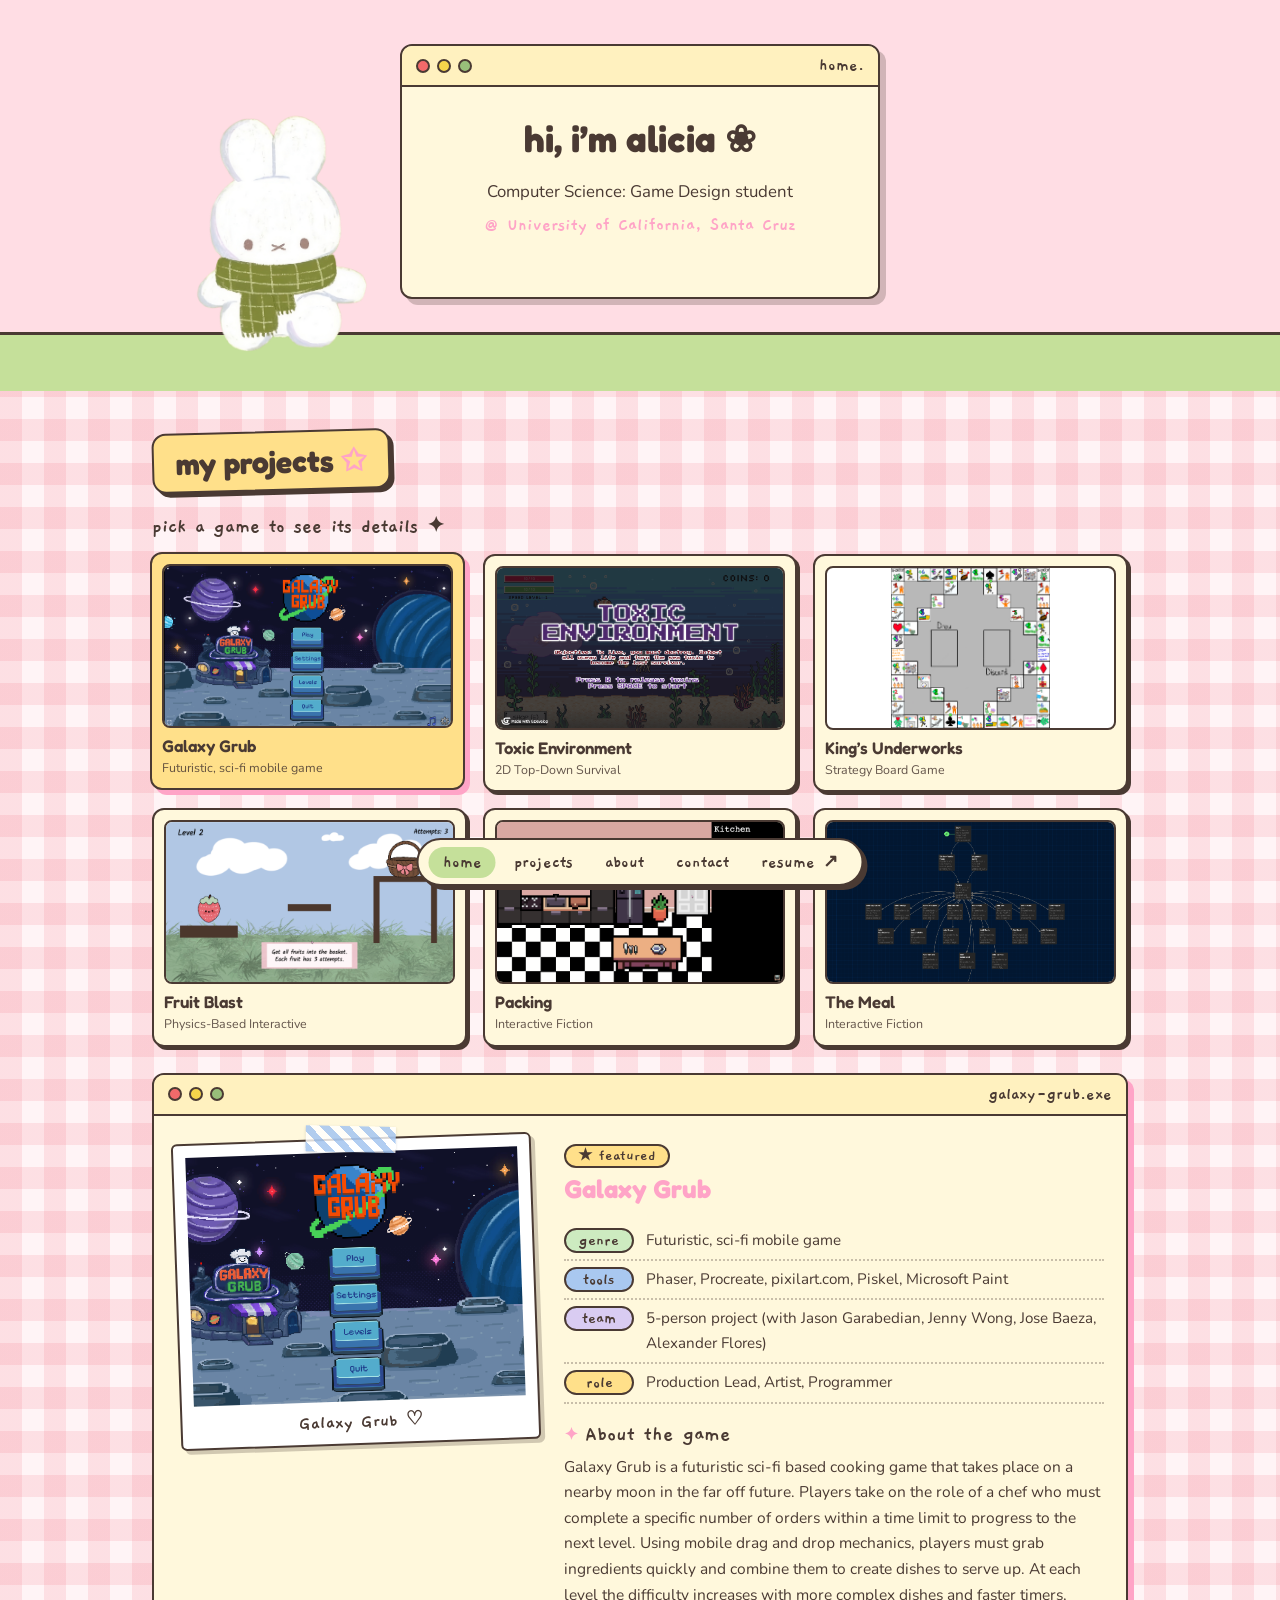
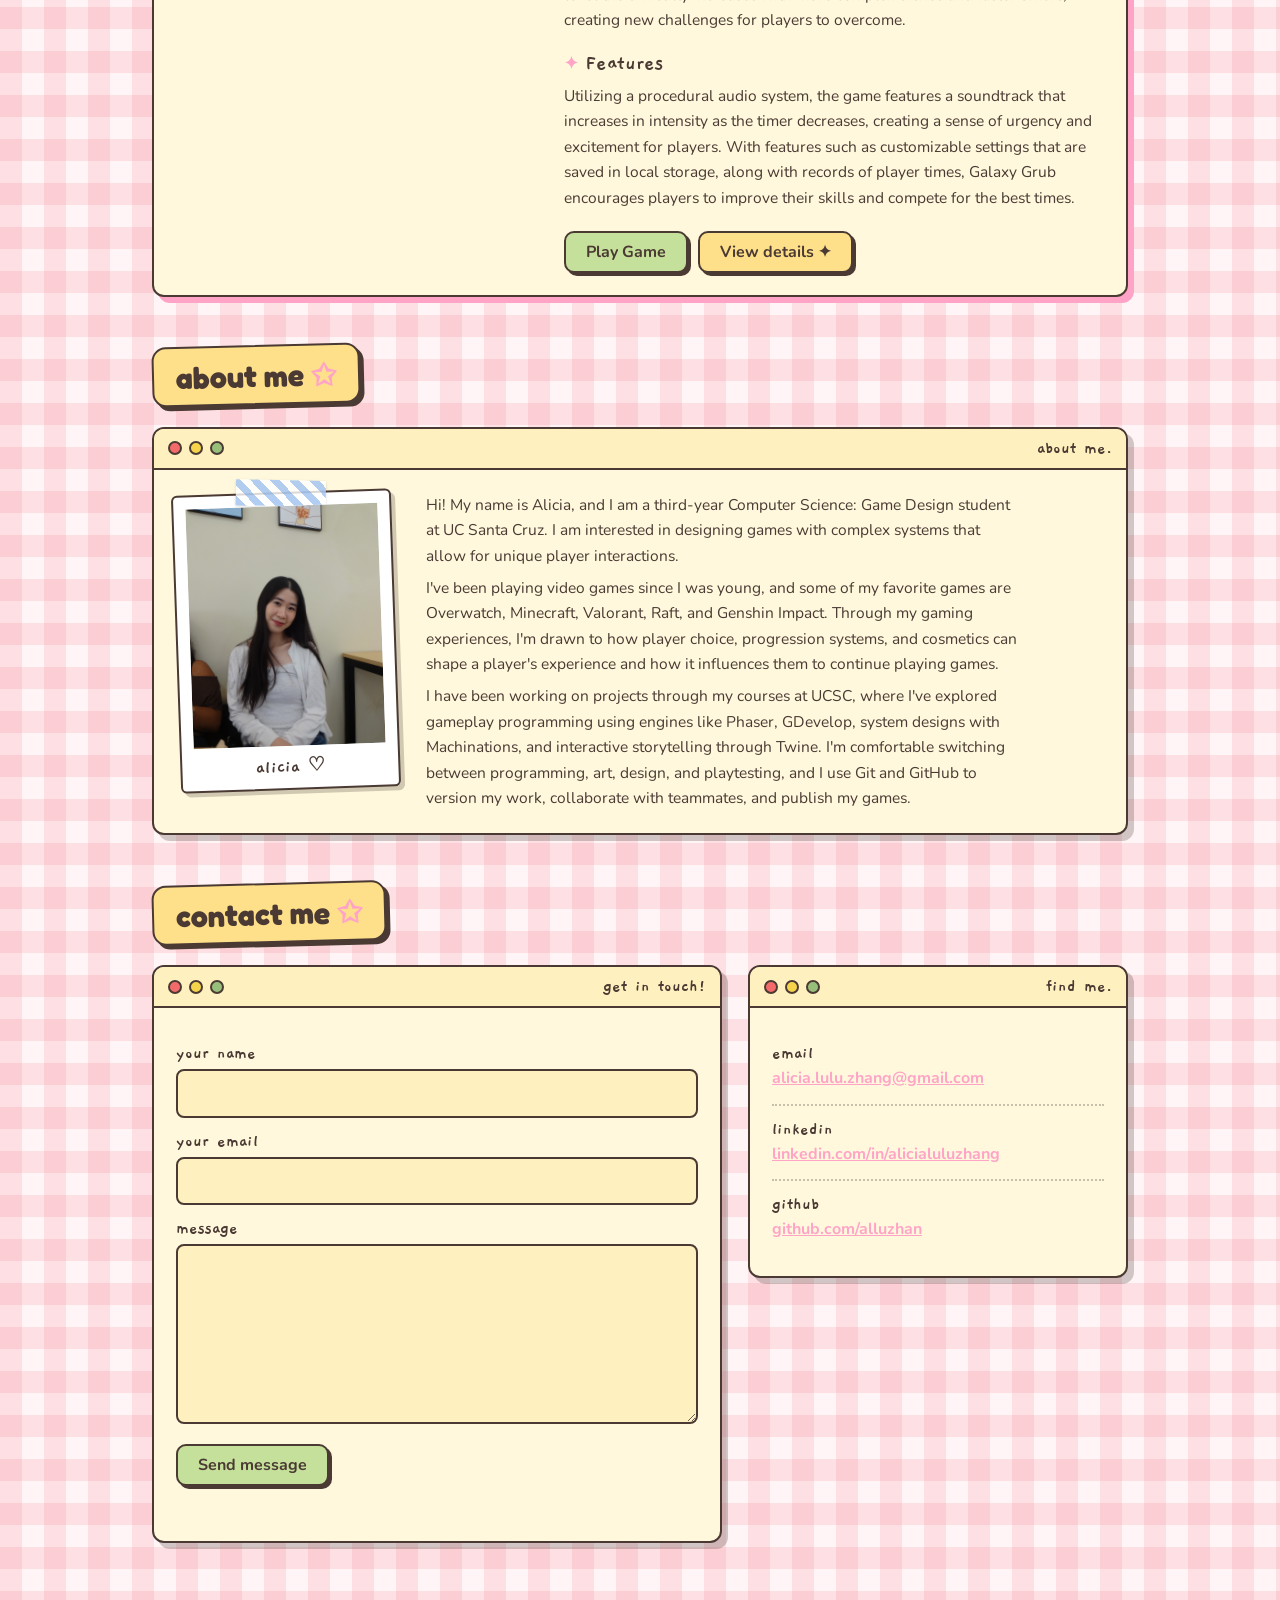
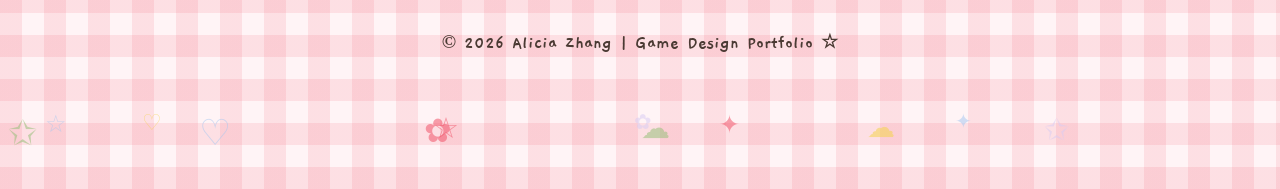
<file: index.html>
<!DOCTYPE html>
<html lang="en">
<head>
  <meta charset="UTF-8" />
  <meta name="viewport" content="width=device-width, initial-scale=1.0" />
  <title>Alicia Zhang | Game Portfolio</title>
  <meta name="description" content="Game design portfolio of Alicia Zhang, Computer Science: Game Design student at UC Santa Cruz." />
  <link rel="stylesheet" href="style.css" />
</head>
<body>

  <!-- HOME SCREEN: a cozy desktop -->
  <header class="room" id="home">

    <div class="window hello">
      <div class="bar"><i></i><i></i><i></i><span>home.</span></div>
      <div class="body">
        <h1>hi, i’m alicia ❀</h1>
        <p class="sub">Computer Science: Game Design student</p>
        <p class="sub small">@ University of California, Santa Cruz</p>
        <p class="hint" id="hint" role="status"></p>
      </div>
    </div>

    <!-- IMAGE SLOT 1: your mascot. Save a PNG as assets/images//mascot.png and it replaces this drawing automatically. -->
    <div class="mascot" aria-hidden="true">
      <img src="assets/decor/mascot.png" alt="" onload="this.nextElementSibling.style.display='none'" onerror="this.style.display='none'">
    </div>
  </header>

  <main>

    <!-- PROJECTS -->
    <section id="projects">
      <h2 class="title">my projects <span>✩</span></h2>
      <!-- IMAGE SLOTS 2-7: project screenshots are the assets/images//*-preview.png files listed in each slide below -->
      <p class="pick-note">pick a game to see its details ✦</p>
      <div class="picker" id="picker" role="group" aria-label="Choose a project"></div>
      <div class="details" id="details" aria-live="polite">
      
      <article class="window project slide featured">
        <div class="bar"><i></i><i></i><i></i><span>galaxy-grub.exe</span></div>
        <div class="body">
          <figure class="polaroid"><img class="" src="assets/images/galaxygrub/galaxy-grub-preview.png" alt="Galaxy Grub screenshot"><figcaption>Galaxy Grub ♡</figcaption></figure>
          <div class="info">
            <p class="badge">★ featured</p><h3>Galaxy Grub</h3>
            <dl class="facts">
              <div><dt>genre</dt><dd>Futuristic, sci-fi mobile game</dd></div>
              <div><dt>tools</dt><dd>Phaser, Procreate, pixilart.com, Piskel, Microsoft Paint</dd></div>
              <div><dt>team</dt><dd>5-person project (with Jason Garabedian, Jenny Wong, Jose Baeza, Alexander Flores)</dd></div>
              <div><dt>role</dt><dd>Production Lead, Artist, Programmer</dd></div>
            </dl>
            <h4>About the game</h4><p>Galaxy Grub is a futuristic sci-fi based cooking game that takes place on a nearby moon in the far off future. Players take on the role of a chef who must complete a specific number of orders within a time limit to progress to the next level. Using mobile drag and drop mechanics, players must grab ingredients quickly and combine them to create dishes to serve up. At each level the difficulty increases with more complex dishes and faster timers, creating new challenges for players to overcome.</p><h4>Features</h4><p>Utilizing a procedural audio system, the game features a soundtrack that increases in intensity as the timer decreases, creating a sense of urgency and excitement for players. With features such as customizable settings that are saved in local storage, along with records of player times, Galaxy Grub encourages players to improve their skills and compete for the best times.</p>
            <div class="actions"><a class="btn" href="https://alluzhan.github.io/GalaxyGrub-Phaser4/" target="_blank" rel="noopener">Play Game</a><a class="ghost" href="project-details/galaxy-grub.html">View details ✦</a></div>
          </div>
        </div>
      </article>
      <article class="window project slide">
        <div class="bar"><i></i><i></i><i></i><span>toxic-environment.exe</span></div>
        <div class="body">
          <figure class="polaroid"><img class="" src="assets/images/toxicenvironment/toxic-environment-preview.png" alt="Toxic Environment screenshot"><figcaption>Toxic Environment ♡</figcaption></figure>
          <div class="info">
            <h3>Toxic Environment</h3>
            <dl class="facts">
              <div><dt>genre</dt><dd>2D Top-Down Survival</dd></div>
              <div><dt>tools</dt><dd>GDevelop</dd></div>
              <div><dt>team</dt><dd>2-person project (with Alexander Flores)</dd></div>
              <div><dt>role</dt><dd>Gameplay Programmer, Designer, Playtester</dd></div>
            </dl>
            <h4>About the game</h4><p>Toxic Environment explores the collapse of an ecosystem driven by one creature's need for survival. Players control a toxic fish that spreads pollution through clean bodies of water to stay alive, gradually transforming the environment while balancing survival needs.</p><h4>What I did</h4><p>Developed key systems including marine animal behaviors, game visuals, UI screens (title, end, and credits), a coin and shop system, and a player speed-increase mechanic.</p>
            <div class="actions"><a class="btn" href="https://gd.games/games/bcb3c9c5-b772-4b67-8328-55a415b1ded6" target="_blank" rel="noopener">Play Game</a><a class="ghost" href="project-details/toxic-environment.html">View details ✦</a></div>
          </div>
        </div>
      </article>
      <article class="window project slide">
        <div class="bar"><i></i><i></i><i></i><span>kings-underworks.exe</span></div>
        <div class="body">
          <figure class="polaroid"><img class="board" src="assets/images/kingsunderworks/kings-underworks-board.png" alt="King’s Underworks screenshot"><figcaption>King’s Underworks ♡</figcaption></figure>
          <div class="info">
            <h3>King’s Underworks</h3>
            <dl class="facts">
              <div><dt>genre</dt><dd>Strategy Board Game</dd></div>
              <div><dt>tools</dt><dd>Procreate</dd></div>
              <div><dt>team</dt><dd>2-person project (with Jay Chung)</dd></div>
              <div><dt>role</dt><dd>Game Designer, Artist, Playtester</dd></div>
            </dl>
            <h4>About the game</h4><p>King’s Underworks is a prison-themed board game where players compete to earn reputation points to reduce their sentence. A 52-card deck is used to move players across a 12×12 board and increase progression. Landing on different tiles can increase or decrease a player's reputation, while shortcut paths introduce high-risk, high-reward decisions. Players race across the board for a chance at freedom.</p><h4>What I did</h4><p>Developed key systems for King’s Underworks, including tile mechanics, positive and negative tile effects, and board layout design. Created visual assets by designing half of the tiles on the board. Contributed to the 52-card movement system and collaborated on gameplay balancing through multiple rounds of playtesting.</p>
            <div class="actions"><a class="btn" href="assets/images/kingsunderworks/kings-underworks-board.png" target="_blank" rel="noopener">View Game Board</a><a class="ghost" href="https://drive.google.com/file/d/1NXthc0hpG5Z7kjJdy5N46q2GglEjBogmT6i51SVpXIU/preview" target="_blank" rel="noopener">View Rules (PDF)</a><a class="ghost" href="project-details/kings-underworks.html">View details ✦</a></div>
          </div>
        </div>
      </article>
      <article class="window project slide">
        <div class="bar"><i></i><i></i><i></i><span>fruit-blast.exe</span></div>
        <div class="body">
          <figure class="polaroid"><img class="" src="assets/images/fruitblast/fruit-blast-preview.png" alt="Fruit Blast screenshot"><figcaption>Fruit Blast ♡</figcaption></figure>
          <div class="info">
            <h3>Fruit Blast</h3>
            <dl class="facts">
              <div><dt>genre</dt><dd>Physics-Based Interactive</dd></div>
              <div><dt>tools</dt><dd>Phaser</dd></div>
              <div><dt>team</dt><dd>Solo project</dd></div>
              <div><dt>role</dt><dd>Programmer, Artist</dd></div>
            </dl>
            <h4>About the game</h4><p>Fruit Blast is a physics-based game inspired by Angry Birds. Players launch fruit into a basket utilizing drag and release mechanics. As the levels progress, players need to overcome more challenging obstacles using timing and gravity.</p>
            <div class="actions"><a class="btn" href="https://alluzhan.github.io/FruitBlast-Phaser4/" target="_blank" rel="noopener">Play Game</a><a class="ghost" href="project-details/fruit-blast.html">View details ✦</a></div>
          </div>
        </div>
      </article>
      <article class="window project slide">
        <div class="bar"><i></i><i></i><i></i><span>packing.exe</span></div>
        <div class="body">
          <figure class="polaroid"><img class="" src="assets/images/packing/packing-preview.png" alt="Packing screenshot"><figcaption>Packing ♡</figcaption></figure>
          <div class="info">
            <h3>Packing</h3>
            <dl class="facts">
              <div><dt>genre</dt><dd>Interactive Fiction</dd></div>
              <div><dt>tools</dt><dd>Phaser</dd></div>
              <div><dt>team</dt><dd>Solo project</dd></div>
              <div><dt>role</dt><dd>Programmer, Artist</dd></div>
            </dl>
            <h4>About the game</h4><p>Using Adam Smith's Adventure Prototype, Packing focuses on the aspect of moving from one place to another. It is a short interactive game to showcase how small actions like packing up items can be part of a larger journey. In addition to Smith's original prototype, Packing includes new features such as object pick-up and hover animations.</p>
            <div class="actions"><a class="btn" href="https://alluzhan.github.io/Packing/" target="_blank" rel="noopener">Play Game</a><a class="ghost" href="project-details/packing.html">View details ✦</a></div>
          </div>
        </div>
      </article>
      <article class="window project slide">
        <div class="bar"><i></i><i></i><i></i><span>the-meal.exe</span></div>
        <div class="body">
          <figure class="polaroid"><img class="" src="assets/images/themeal/the-meal-preview.png" alt="The Meal screenshot"><figcaption>The Meal ♡</figcaption></figure>
          <div class="info">
            <h3>The Meal</h3>
            <dl class="facts">
              <div><dt>genre</dt><dd>Interactive Fiction</dd></div>
              <div><dt>tools</dt><dd>Twine</dd></div>
              <div><dt>team</dt><dd>Solo project</dd></div>
              <div><dt>role</dt><dd>Writer, Designer, Programmer</dd></div>
            </dl>
            <h4>About the game</h4><p>The Meal is an interactive fiction game that focuses on a branching narrative and player choice. Players decide what meal to prepare for a visiting friend, with choices influencing the story’s outcome and the friend’s reaction.</p><h4>What I did</h4><p>Designed and implemented the narrative structure, branching logic, and player choices using Twine.</p>
            <div class="actions"><a class="btn" href="games/the-meal.html" target="_blank" rel="noopener">Play Game</a><a class="ghost" href="project-details/the-meal.html">View details ✦</a></div>
          </div>
        </div>
      </article>
        </div>
        
    </section>

    <!-- ABOUT -->
    <!-- IMAGE SLOT 8: your About photos are assets/images//aboutme/alicia-1.jpg to alicia-4.jpg (add more <img> lines to show more) -->
    <section id="about">
      <h2 class="title">about me <span>✩</span></h2>
      <div class="window about">
        <div class="bar"><i></i><i></i><i></i><span>about me.</span></div>
        <div class="body">
          <figure class="polaroid small-pol" aria-label="Photos of Alicia">
            <div class="photos">
              <img src="assets/aboutme/alicia-1.jpg" alt="Photo of Alicia" class="active">
              <img src="assets/aboutme/alicia-2.jpg" alt="Photo of Alicia">
              <img src="assets/aboutme/alicia-3.jpg" alt="Photo of Alicia">
              <img src="assets/aboutme/alicia-4.jpg" alt="Photo of Alicia">
            </div>
            <figcaption>alicia ♡</figcaption>
          </figure>
          <div class="info">
            <p>Hi! My name is Alicia, and I am a third-year Computer Science: Game Design student at UC Santa Cruz. I am interested in designing games with complex systems that allow for unique player interactions.</p>
            <p>I've been playing video games since I was young, and some of my favorite games are Overwatch, Minecraft, Valorant, Raft, and Genshin Impact. Through my gaming experiences, I'm drawn to how player choice, progression systems, and cosmetics can shape a player's experience and how it influences them to continue playing games.</p>
            <p>I have been working on projects through my courses at UCSC, where I've explored gameplay programming using engines like Phaser, GDevelop, system designs with Machinations, and interactive storytelling through Twine. I'm comfortable switching between programming, art, design, and playtesting, and I use Git and GitHub to version my work, collaborate with teammates, and publish my games.</p>
          </div>
        </div>
      </div>
    </section>

    <!-- CONTACT -->
    <section id="contact">
      <h2 class="title">contact me <span>✩</span></h2>
      <div class="contact-grid">

        <form class="window" id="contact-form" action="https://formspree.io/f/xaeelzen" method="POST">
          <div class="bar"><i></i><i></i><i></i><span>get in touch!</span></div>
          <div class="body col">
            <label for="name">your name</label>
            <input id="name" name="name" type="text" autocomplete="name" required>
            <label for="email">your email</label>
            <input id="email" name="email" type="email" autocomplete="email" required>
            <label for="message">message</label>
            <textarea id="message" name="message" rows="6" required></textarea>
            <input type="text" name="_gotcha" class="hp" tabindex="-1" autocomplete="off" aria-hidden="true">
            <div class="actions"><button class="btn" type="submit">Send message</button></div>
            <p class="form-status" id="form-status" role="status"></p>
          </div>
        </form>

        <div class="window">
          <div class="bar"><i></i><i></i><i></i><span>find me.</span></div>
          <div class="body col">
            <ul class="find-me">
              <li><span>email</span><a href="mailto:alicia.lulu.zhang@gmail.com">alicia.lulu.zhang@gmail.com</a></li>
              <li><span>linkedin</span><a href="https://www.linkedin.com/in/alicialuluzhang" target="_blank" rel="noopener">linkedin.com/in/alicialuluzhang</a></li>
              <li><span>github</span><a href="https://github.com/alluzhan" target="_blank" rel="noopener">github.com/alluzhan</a></li>
            </ul>
          </div>
        </div>

      </div>
    </section>

  </main>

  <footer><p>© 2026 Alicia Zhang | Game Design Portfolio ☆</p></footer>

  <!-- TASKBAR -->
  <nav class="dock" aria-label="Main">
    <a href="#home">home</a>
    <a href="#projects">projects</a>
    <a href="#about">about</a>
    <a href="#contact">contact</a>
    <a href="docs/alicia-zhang-resume.pdf" target="_blank" rel="noopener">resume ↗</a>
  </nav>

  <script src="script.js"></script>
</body>
</html>
</file>
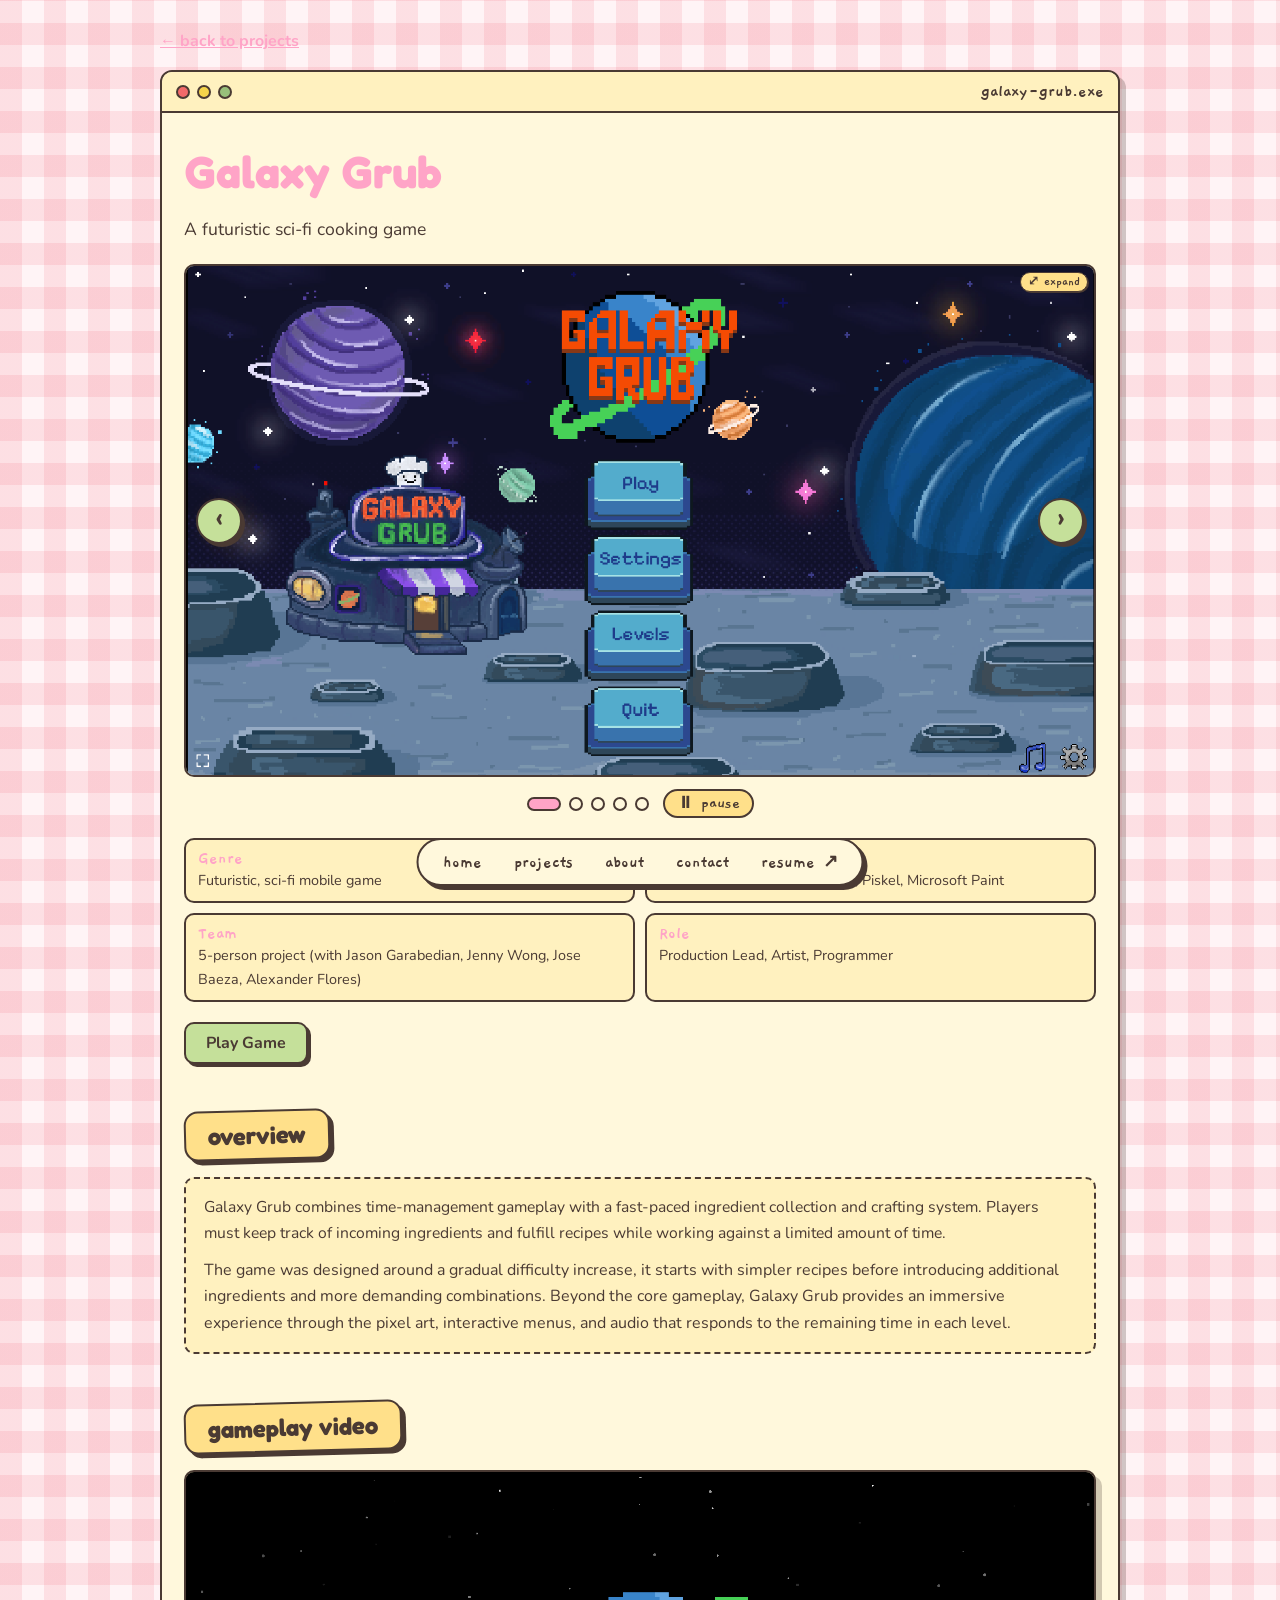
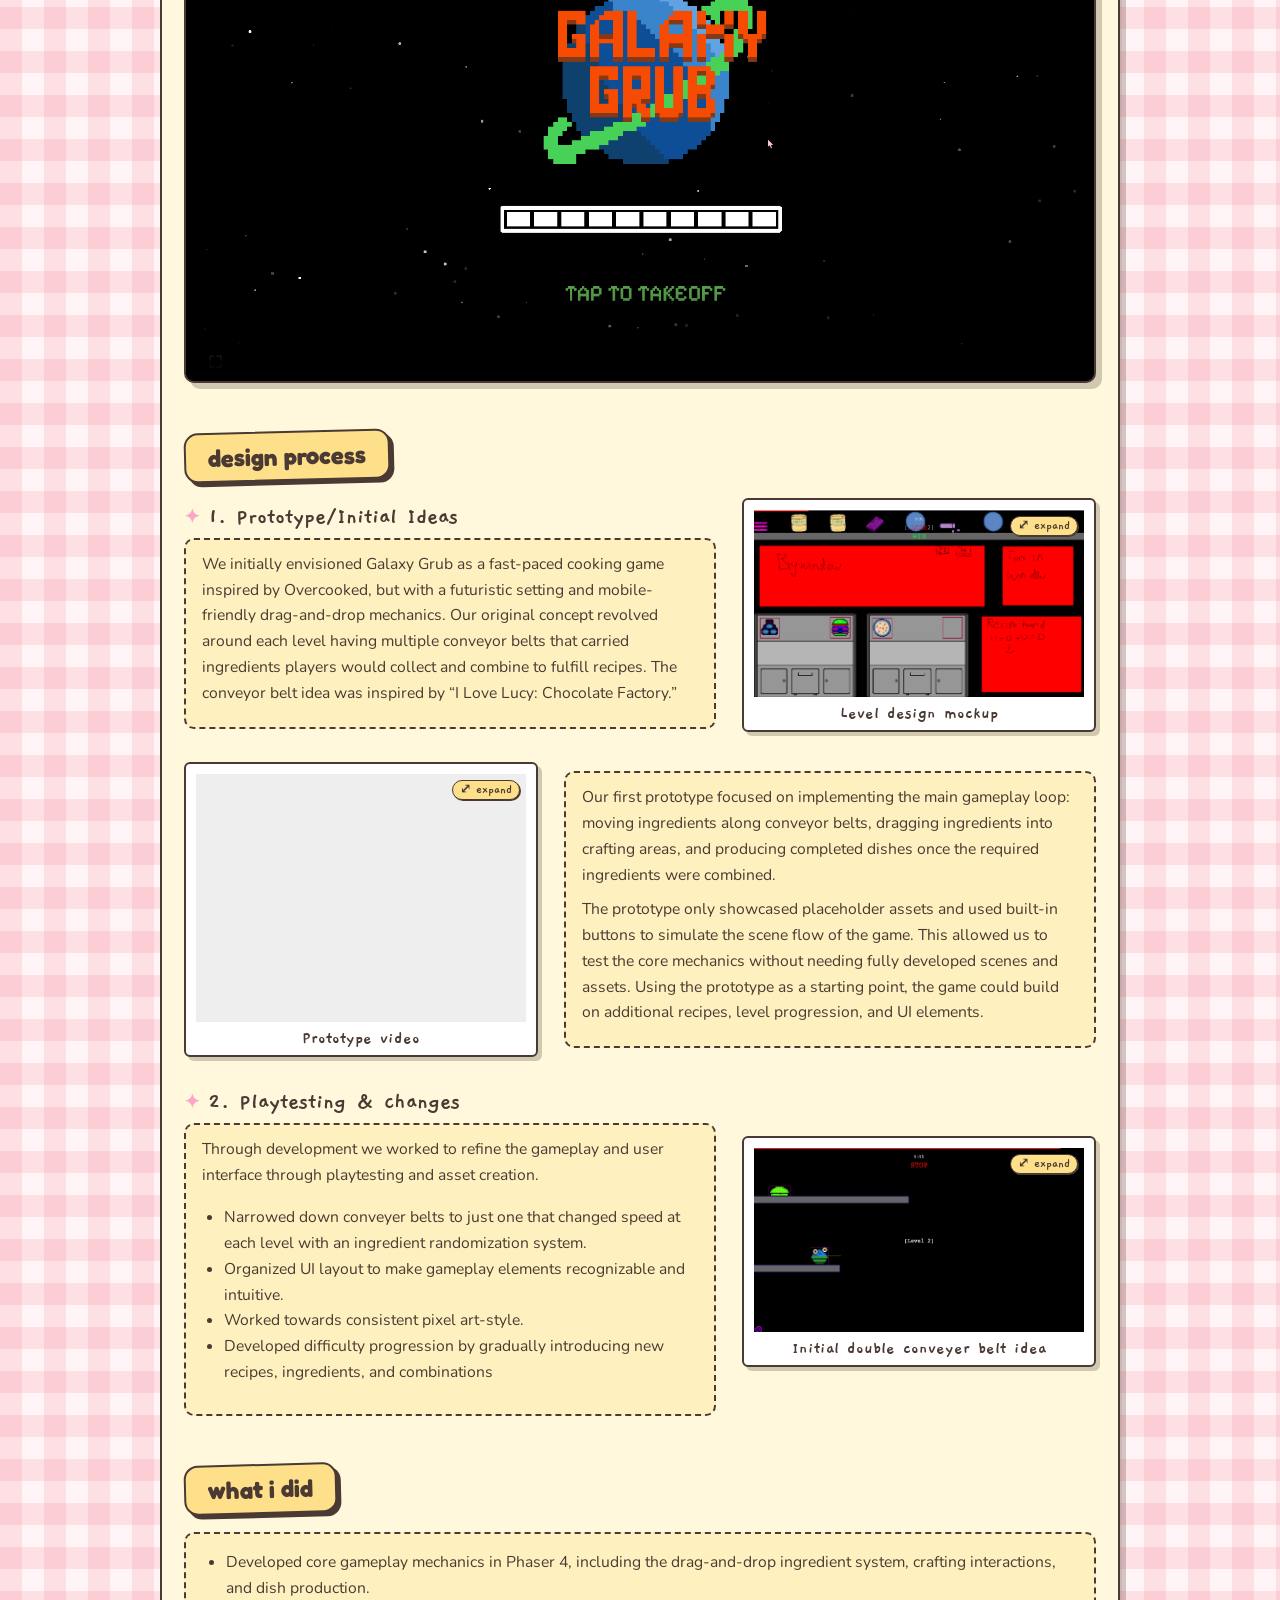
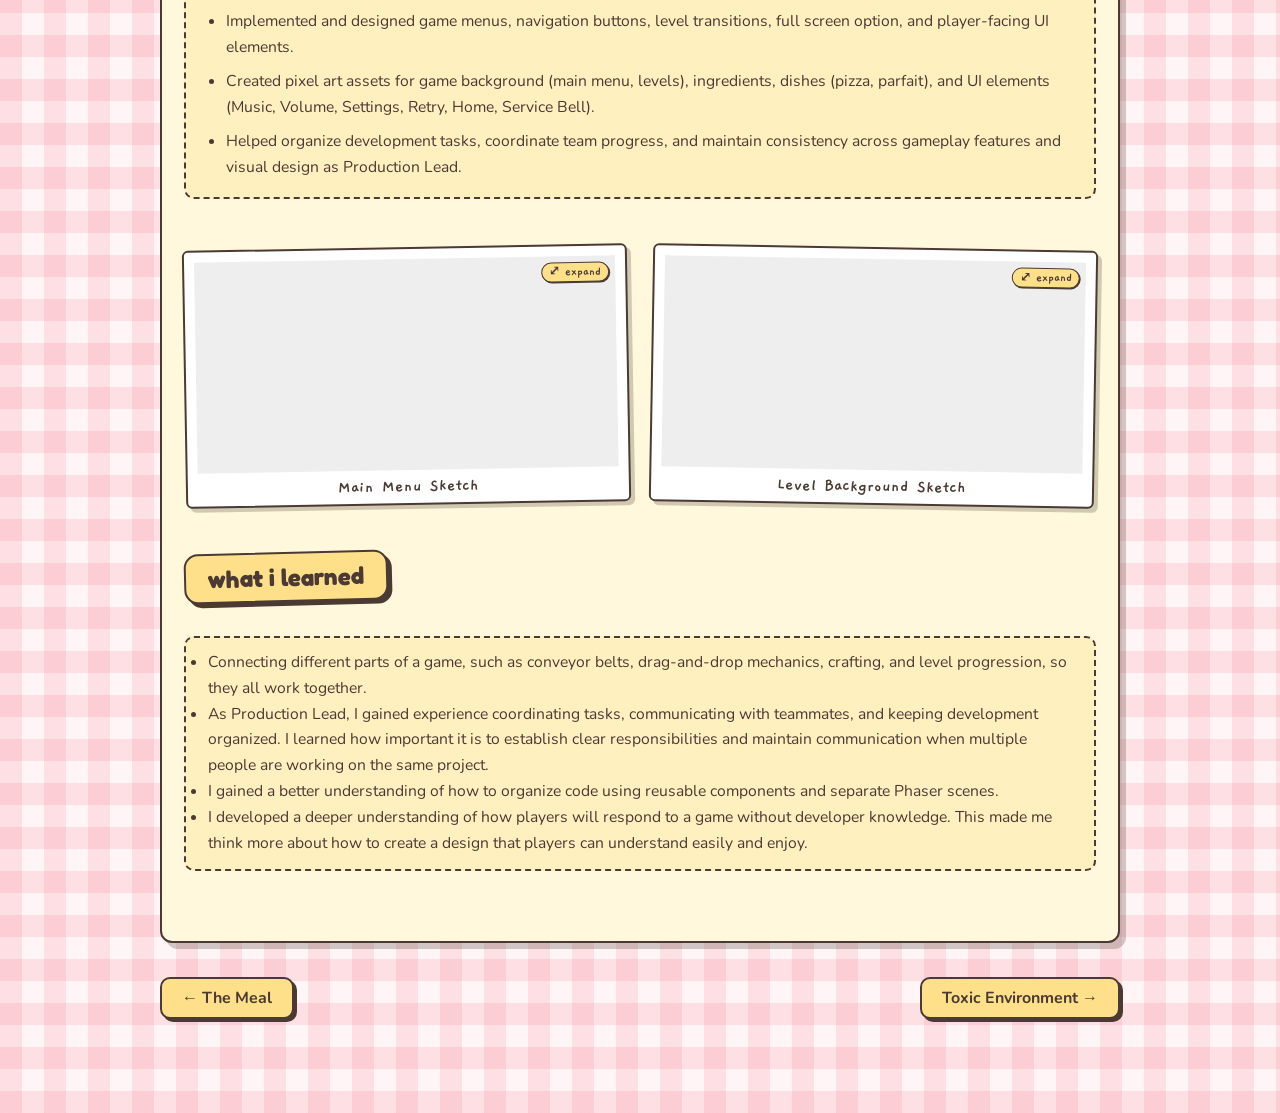
<file: project-details/galaxy-grub.html>
<!DOCTYPE html>
<html lang="en">
  <head>
    <meta charset="UTF-8" />
    <meta name="viewport" content="width=device-width, initial-scale=1.0" />
    <title>Galaxy Grub | Alicia Zhang</title>
    <link rel="stylesheet" href="../style.css" />
    <link rel="stylesheet" href="details.css" />
  </head>
  <body>
    <main class="detail">
      <a class="back" href="../index.html#projects">← back to projects</a>

      <article class="window">
        <div class="bar"><i></i><i></i><i></i><span>galaxy-grub.exe</span></div>
        <div class="body">
          <!-- TOP: title, one-liner, picture slideshow, quick facts, buttons -->
          <header class="head-classic">
            <h1>Galaxy Grub</h1>
            <p class="lead">A futuristic sci-fi cooking game</p>

            <!-- ✏️ HEADER PICTURES (slideshow)
              data-slideshow="off" = one still picture (only the first <img> shows)
              data-slideshow="on"  = pictures change automatically, plus ‹ › buttons, dots and the keyboard arrow keys
              data-autoplay="off"  = ON but only changes when you click (no automatic change)
              data-interval="5000" = how long each picture stays, in milliseconds
              To use it: save your extra pictures in images/galaxy-grub/ as slide-2.png and slide-3.png,
              then change data-slideshow to "on". Copy or delete <img> lines to have more or fewer pictures. -->
            <div class="slideshow" data-slideshow="on" data-autoplay="on"
              data-interval="5000" role="group" aria-roledescription="slideshow"
              aria-label="Galaxy Grub pictures">
              <div class="ss-stage">
                <img class="hero-img active"
                  src="../assets/images/galaxygrub/galaxy-grub-preview.png"
                  alt="Galaxy Grub screenshot 1">
                <img class="hero-img"
                  src="../assets/images/galaxygrub/slide1.png"
                  alt="Galaxy Grub screenshot 1" loading="lazy">
                <img class="hero-img"
                  src="../assets/images/galaxygrub/slide2.png"
                  alt="Galaxy Grub screenshot 2" loading="lazy">
                <img class="hero-img"
                  src="../assets/images/galaxygrub/slide3.png"
                  alt="Galaxy Grub screenshot 3" loading="lazy">
                <img class="hero-img"
                  src="../assets/images/galaxygrub/slide4.png"
                  alt="Galaxy Grub screenshot 4" loading="lazy">
              </div>
            </div>

            <dl class="specs">
              <div>
                <dt>Genre</dt>
                <dd>Futuristic, sci-fi mobile game</dd>
              </div>
              <div>
                <dt>Tools</dt>
                <dd>Phaser, Procreate, pixilart.com, Piskel, Microsoft Paint</dd>
              </div>
              <div>
                <dt>Team</dt>
                <dd>5-person project (with Jason Garabedian, Jenny Wong, Jose Baeza, Alexander Flores)</dd>
              </div>
              <div>
                <dt>Role</dt>
                <dd>Production Lead, Artist, Programmer</dd>
              </div>
            </dl>
            <div
              class="actions head-actions"><a class="btn" href="https://alluzhan.github.io/GalaxyGrub-Phaser4/" target="_blank" rel="noopener">Play Game</a></div>
          </header>

          <!-- OVERVIEW -->
          <section class="block">
            <h2 class="title">overview</h2>
            <div class="overview-box">
              <p>
                Galaxy Grub combines time-management gameplay with a fast-paced ingredient collection and crafting system.
                Players must keep track of incoming ingredients and fulfill recipes while working against a limited amount
                of time.
              </p>
                The game was designed around a gradual difficulty increase, it starts with simpler recipes before introducing
                additional ingredients and more demanding combinations. Beyond the core gameplay, Galaxy Grub provides an
                immersive experience through the pixel art, interactive menus, and audio that responds to the remaining time in each level.
              <p>

              </p>
            </div>
          </section>

          <!-- ✏️ VIDEO: save your file as videos/galaxy-grub-demo.mp4 (see the notes in my message).
          Delete this whole section if you don't have a video yet. -->
          <section class="block">
            <h2 class="title">gameplay video</h2>
            <div class="video">
              <video controls preload="metadata"
                poster="../assets/images/galaxygrub/slide1.png">
              <source src="../assets/videos/gg-gameplay.mp4" type="video/mp4">
              Your browser can't play this video.
            </video>
            </div>
          </section>

          <!-- ✏️ SCREENSHOTS: put assets/images/galaxygrub in assets/images/galaxygrub/galaxy-grub/ . Copy a <figure> to add more, delete one to remove it.
          <section class="block">
            <h2 class="title">screenshots</h2>
            <div class="gallery">
              <figure class="shot"><img src="../assets/images/galaxygrub/galaxy-grub/shot-1.png" alt="Galaxy Grub screenshot 1"><figcaption>caption for photo 1</figcaption></figure>
              <figure class="shot"><img src="../assets/images/galaxygrub/galaxy-grub/shot-2.png" alt="Galaxy Grub screenshot 2"><figcaption>caption for photo 2</figcaption></figure>
              <figure class="shot"><img src="../assets/images/galaxygrub/galaxy-grub/shot-3.png" alt="Galaxy Grub screenshot 3"><figcaption>caption for photo 3</figcaption></figure>
            </div>
          </section>
          -->

          <!-- ✏️ DESIGN PROCESS: each .step is text + a picture. Copy a whole .step to add another.
          Add class "flip" to put the picture on the left, or use class "step solo" and delete the <figure> for text only. -->
          <section class="block">
            <h2 class="title">design process</h2>

            <div class="step">
              <div class="step-text">
                <h3>1. Prototype/Initial Ideas</h3>
                <div class="todo">
                  <p>
                    We initially envisioned Galaxy Grub as a fast-paced cooking game inspired by Overcooked, but with
                    a futuristic setting and mobile-friendly drag-and-drop mechanics. Our original concept revolved
                    around each level having multiple conveyor belts that carried ingredients players would collect and
                    combine to fulfill recipes. The conveyor belt idea was inspired by “I Love Lucy: Chocolate Factory.”
                  </p>
                </div>
              </div>
              <figure class="shot">
                <img class="auto"
                  src="../assets/images/galaxygrub/gg-mockup.png"
                  alt="Galaxy Grub Mockup">
                <figcaption> Level design mockup</figcaption>
              </figure>
            </div>

            <div class="step flip">
              <div class="step-text">
                <div class="todo">
                  <p>
                    Our first prototype focused on implementing the main gameplay loop: moving ingredients along conveyor belts,
                    dragging ingredients into crafting areas, and producing completed dishes once the required ingredients
                    were combined.
                  </p>

                  <p>
                    The prototype only showcased placeholder assets and used built-in buttons to simulate the scene flow of the game.
                    This allowed us to test the core mechanics without needing fully developed scenes and assets. Using the
                    prototype as a starting point, the game could build on additional recipes, level progression, and UI elements.
                  </p>
                </div>
              </div>
              <figure class="shot">
                <video class="loop-video" autoplay loop muted playsinline preload="metadata"">
                  <source src="../assets/videos/gg-prototype-vid.mp4"
                    type="video/mp4">
                </video>
                <figcaption>Prototype video</figcaption>
              </figure>
            </div>

            <div class="step">
              <div class="step-text">
                <h3>2. Playtesting &amp; changes</h3>
                <div class="todo">
                  <p>
                    Through development we worked to refine the gameplay and user interface through playtesting and asset creation.
                  </p>
                  <p> 
                    <ul>  
                      <li>Narrowed down conveyer belts to just one that changed speed at each level with an ingredient randomization system.</li>
                      <li>Organized UI layout to make gameplay elements recognizable and intuitive.</li>
                      <li>Worked towards consistent pixel art-style.</li>
                      <li>Developed difficulty progression by gradually introducing new recipes, ingredients, and combinations</li>
                    </ul>
                  </p>
                </div>
              </div>
              <figure class="shot">
                <img class="auto"
                  src="../assets/images/galaxygrub/prototype-conveyerbelt.png"
                  alt="Level 2 prototype">
                <figcaption> Initial double conveyer belt idea</figcaption>
              </figure>
            </div>
          </section>

          <!-- MY CONTRIBUTIONS -->
          <section class="block">
            <h2 class="title">what i did</h2>
            <div class="overview-box">
              <ul class="contrib">
                <li>Developed core gameplay mechanics in Phaser 4, including the drag-and-drop ingredient system, crafting interactions, and dish production.</li>
                <li>Implemented and designed game menus, navigation buttons, level transitions, full screen option, and player-facing UI elements.</li>
                <li>Created pixel art assets for game background (main menu, levels), ingredients, dishes (pizza, parfait), and UI elements (Music, Volume, Settings, Retry, Home, Service Bell).</li>
                <li>Helped organize development tasks, coordinate team progress, and maintain consistency across gameplay features and visual design as Production Lead.</li>
              </ul>
            </div>
          </section>

          <!-- ART SHOWCASE-->
          <section class="block">
            <div class="gallery">
              <figure class="shot">
                <video class="loop-video auto" autoplay loop muted playsinline preload="metadata">
                  <source src="../assets/videos/gg-mainmenu-sketch.mp4" type="video/mp4">
                  Your browser can't play this video.
                </video>
                <figcaption> Main Menu Sketch </figcaption>
              </figure>
              <figure class="shot">
                <video class="loop-video auto" autoplay loop muted playsinline preload="metadata">
                  <source src="../assets/videos/gg-insidebg-sketch.mp4" type="video/mp4">
                  Your browser can't play this video.
                </video>
                <figcaption> Level Background Sketch </figcaption>
              </figure>
            </div>
          </section>

          <!-- WHAT I LEARNED -->
          <section class="block">
            <h2 class="title">what i learned</h2>
            <p>
              <ul class="todo">
                <li>Connecting different parts of a game, such as conveyor belts, drag-and-drop mechanics,
                  crafting, and level progression, so they all work together.</li>
                <li>As Production Lead, I gained experience coordinating tasks,
                  communicating with teammates, and keeping development organized.
                  I learned how important it is to establish clear responsibilities and maintain
                  communication when multiple people are working on the same project.</li>
                  <li>I gained a better understanding of how to organize code using reusable components and separate Phaser scenes.</li>
                  <li>I developed a deeper understanding of how players will respond to a game without developer knowledge. This made me
                    think more about how to create a design that players can understand easily and enjoy.
                  </li>
              </ul>
          </section>
        </div>
      </article>

      <!-- previous / next game -->
      <div class="pn">
        <a class="ghost" href="the-meal.html">← The Meal</a>
        <a class="ghost" href="toxic-environment.html">Toxic Environment →</a>
      </div>
    </main>

    <!-- TASKBAR (same as the main page) -->
    <nav class="dock" aria-label="Main">
      <a href="../index.html#home">home</a>
      <a href="../index.html#projects">projects</a>
      <a href="../index.html#about">about</a>
      <a href="../index.html#contact">contact</a>
      <a href="../docs/alicia-zhang-resume.pdf" target="_blank"
        rel="noopener">resume ↗</a>
    </nav>

    <script src="details.js"></script>
  </body>
</html>
</file>
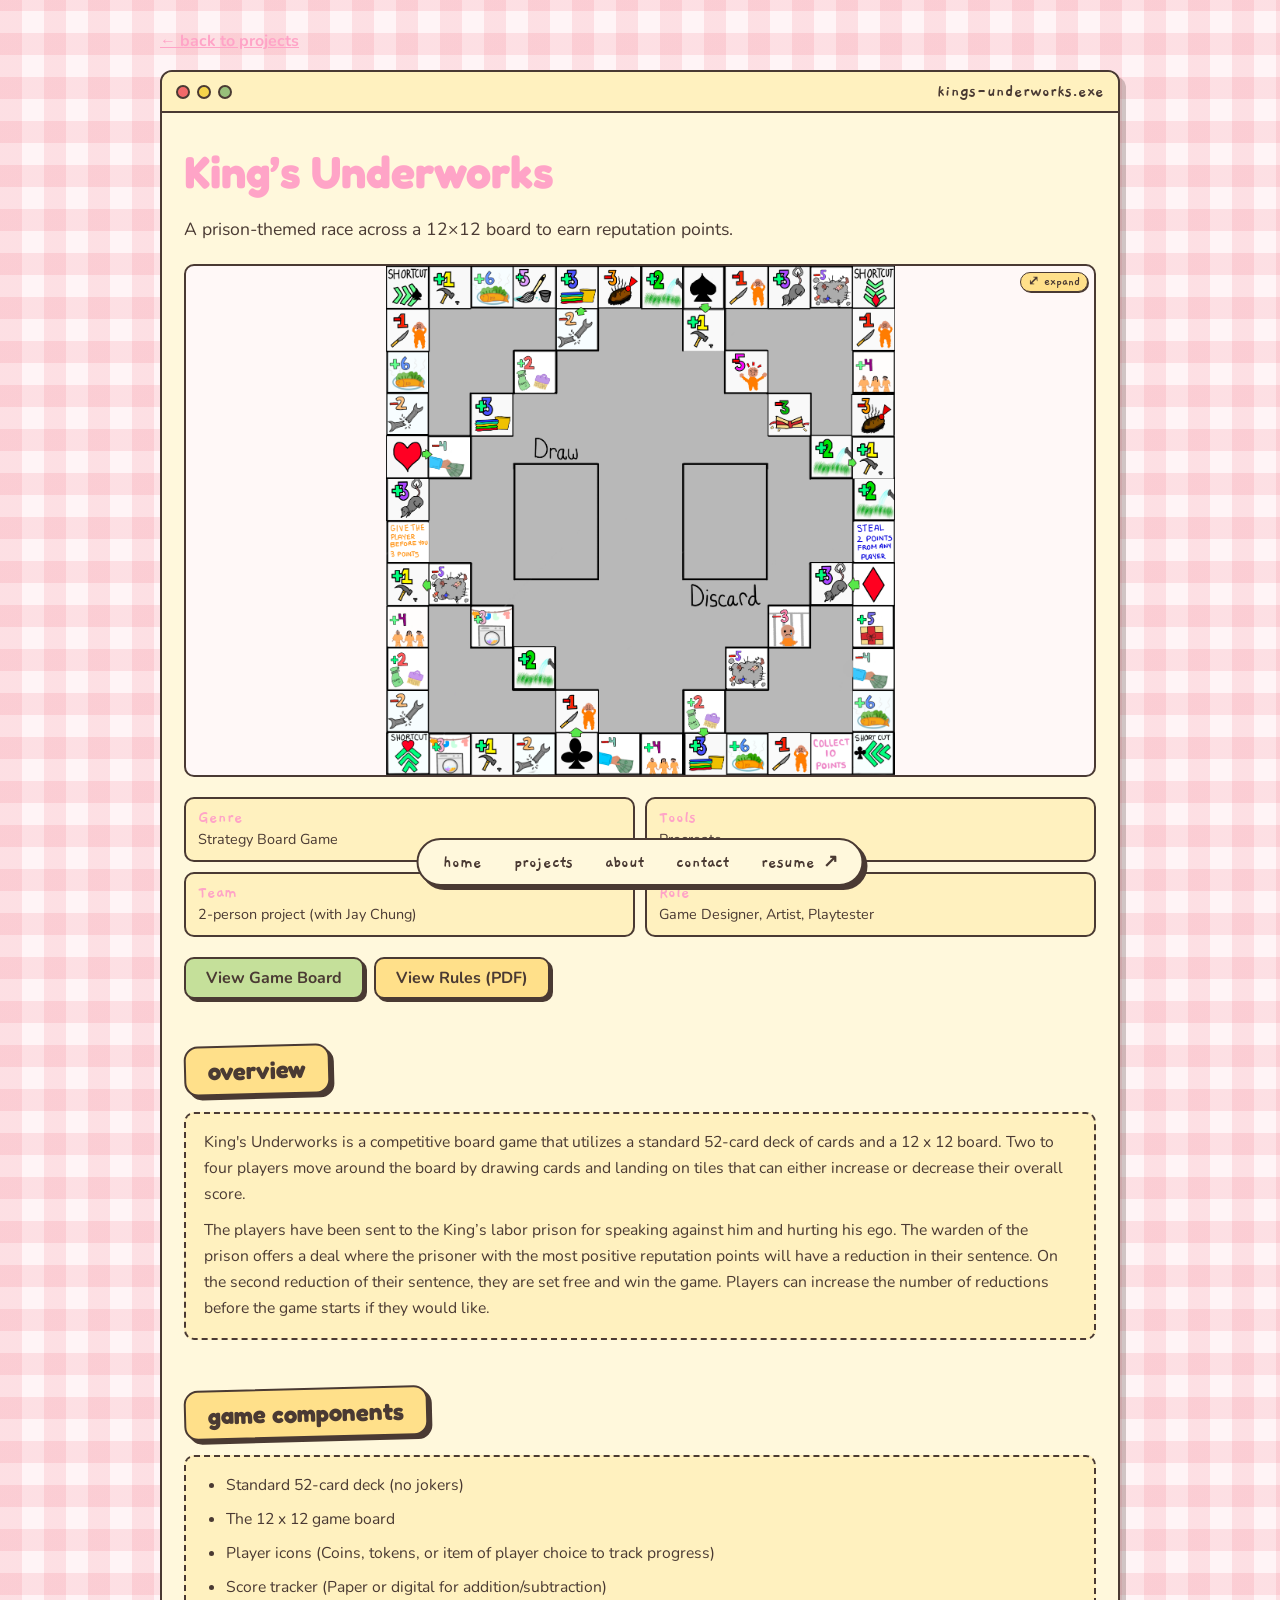
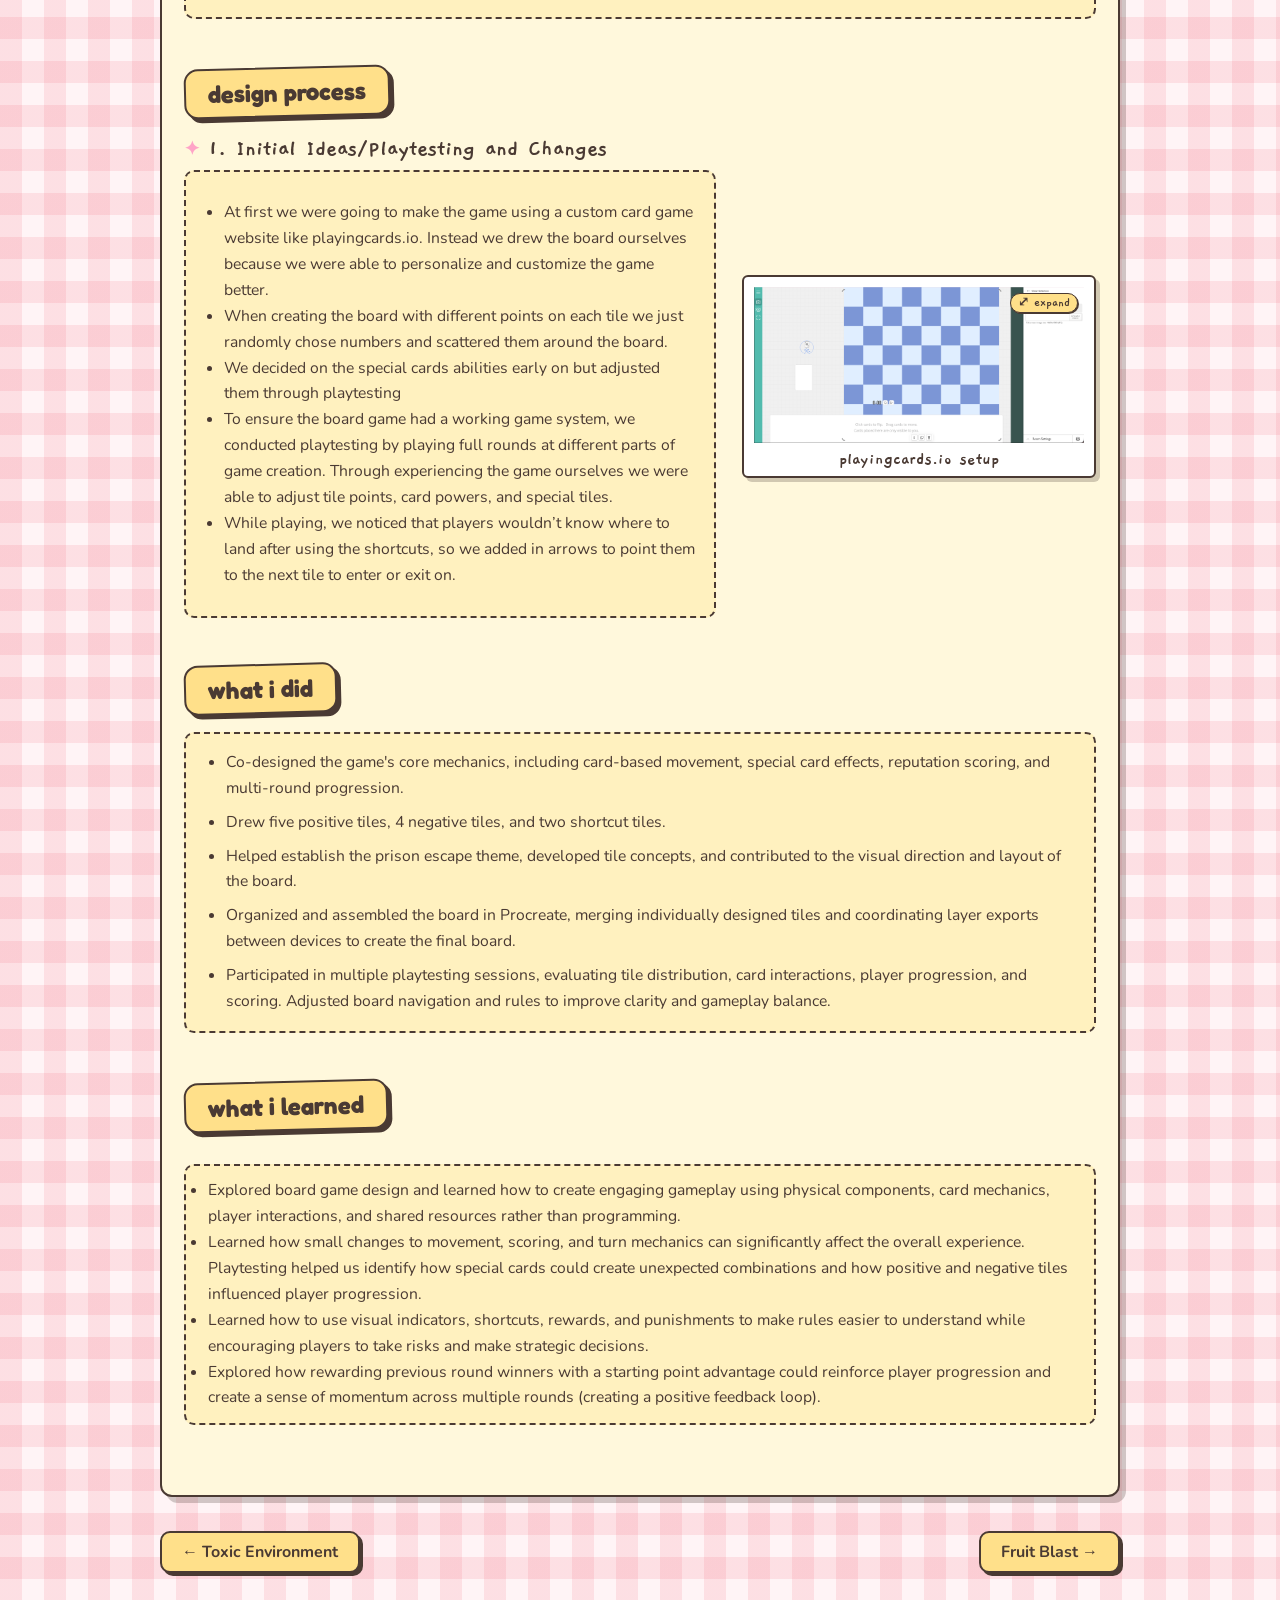
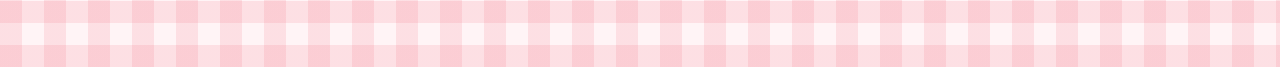
<file: project-details/kings-underworks.html>
<!DOCTYPE html>
<html lang="en">
<head>
  <meta charset="UTF-8" />
  <meta name="viewport" content="width=device-width, initial-scale=1.0" />
  <title>King’s Underworks | Alicia Zhang</title>
  <link rel="stylesheet" href="../style.css" />
  <link rel="stylesheet" href="details.css" />
</head>
<body>

  <main class="detail">
    <a class="back" href="../index.html#projects">← back to projects</a>

    <article class="window">
      <div class="bar"><i></i><i></i><i></i><span>kings-underworks.exe</span></div>
      <div class="body">

        <!-- TOP: title, one-liner, picture slideshow, quick facts, buttons -->
        <header class="head-classic">
          <h1>King’s Underworks</h1>
          <p class="lead">A prison-themed race across a 12×12 board to earn reputation points.</p>

          <!-- ✏️ HEADER PICTURES (slideshow)
              data-slideshow="off" = one still picture (only the first <img> shows)
              data-slideshow="on"  = pictures change automatically, plus ‹ › buttons, dots and the keyboard arrow keys
              data-autoplay="off"  = ON but only changes when you click (no automatic change)
              data-interval="5000" = how long each picture stays, in milliseconds
              To use it: save your extra pictures in assets/images/kingsunderworks/kings-underworks/ as slide-2.png and slide-3.png,
              then change data-slideshow to "on". Copy or delete <img> lines to have more or fewer pictures. -->
          <div class="slideshow" data-slideshow="off" data-autoplay="on" data-interval="5000" role="group" aria-roledescription="slideshow" aria-label="King’s Underworks pictures">
            <div class="ss-stage">
              <img class="hero-img contain active" src="../assets/images/kingsunderworks/kings-underworks-board.png" alt="King’s Underworks screenshot 1">
            </div>
          </div>

          <dl class="specs">
            <div><dt>Genre</dt><dd>Strategy Board Game</dd></div>
            <div><dt>Tools</dt><dd>Procreate</dd></div>
            <div><dt>Team</dt><dd>2-person project (with Jay Chung)</dd></div>
            <div><dt>Role</dt><dd>Game Designer, Artist, Playtester</dd></div>
          </dl>
          <div class="actions head-actions"><a class="btn" href="../assets/images/kingsunderworks/kings-underworks-board.png" target="_blank" rel="noopener">View Game Board</a><a class="ghost" href="https://drive.google.com/file/d/1NXthc0hpG5Z7kjJdy5N46q2GglEjBogmT6i51SVpXIU/preview" target="_blank" rel="noopener">View Rules (PDF)</a></div>
        </header>

        <!-- OVERVIEW -->
        <section class="block">
          <h2 class="title">overview</h2>
          <div class="overview-box">
            <p>
              King's Underworks is a competitive board game that utilizes a standard 52-card deck of cards
              and a 12 x 12 board. Two to four players move around the board by drawing cards and landing
              on tiles that can either increase or decrease their overall score.
            </p>
            <p>
              The players have been sent to the King’s labor prison for speaking against him and hurting his ego.
              The warden of the prison offers a deal where the prisoner with the most positive reputation points
              will have a reduction in their sentence. On the second reduction of their sentence, they are set free
              and win the game. Players can increase the number of reductions before the game starts if they would like.
            </p>
        </div>
        </section>

        <!-- GAME COMPONENTS -->
        <section class="block">
        <h2 class="title">game components</h2>
            <div class="overview-box">
                <ul class="contrib">
                <li>Standard 52-card deck (no jokers)</li>
                <li>The 12 x 12 game board</li>
                <li>Player icons (Coins, tokens, or item of player choice to track progress)</li>
                <li>Score tracker (Paper or digital for addition/subtraction)</li>
            </div>
        </section>


        <!-- ✏️ DESIGN PROCESS: each .step is text + a picture. Copy a whole .step to add another.
            Add class "flip" to put the picture on the left, or use class "step solo" and delete the <figure> for text only. -->
        <section class="block">
          <h2 class="title">design process</h2>

          <div class="step">
            <div class="step-text">
              <h3>1. Initial Ideas/Playtesting and Changes</h3>
              <div class="todo">
                <ul>
                  <li>At first we were going to make the game using a custom card game website like playingcards.io. Instead we drew the board ourselves
                    because we were able to personalize and customize the game better.
                  </li>
                  <li>When creating the board with different points on each tile we just randomly chose numbers and scattered them around the board.</li>
                  <li>We decided on the special cards abilities early on but adjusted them through playtesting</li>
                  <li>
                    To ensure the board game had a working game system, we conducted playtesting by playing full rounds
                    at different parts of game creation. Through experiencing the game ourselves we were able to adjust tile points,
                    card powers, and special tiles.
                  </li>
                  <li>
                    While playing, we noticed that players wouldn’t know where to land after using the shortcuts, so we added
                    in arrows to point them to the next tile to enter or exit on.
                  </li>
                </ul>
              </div>
            </div>
            <figure class="shot">
                <img class="auto"
                  src="../assets/images/kingsunderworks/playingcardspage.png"
                  alt="Board game ideas">
                <figcaption>playingcards.io setup</figcaption>
              </figure>
          </div>

        <!-- MY CONTRIBUTIONS -->
        <section class="block">
        <h2 class="title">what i did</h2>
            <div class="overview-box">
                <ul class="contrib">
                <li> Co-designed the game's core mechanics, including card-based movement, special card effects, reputation scoring, and multi-round progression.</li>
                <li>Drew five positive tiles, 4 negative tiles, and two shortcut tiles. </li>
                <li>Helped establish the prison escape theme, developed tile concepts, and contributed to the visual direction and layout of the board.</li>
                <li>Organized and assembled the board in Procreate, merging individually designed tiles and coordinating layer exports between devices to create the final board.</li>
                <li>
                  Participated in multiple playtesting sessions, evaluating tile distribution, card interactions, player progression, and scoring.
                  Adjusted board navigation and rules to improve clarity and gameplay balance.
                </li>
                </ul>
            </div>
        </section>

        <!-- WHAT I LEARNED -->
          <section class="block">
            <h2 class="title">what i learned</h2>
            <p>
              <ul class="todo">
                <li>
                  Explored board game design and learned how to create engaging gameplay using physical components,
                  card mechanics, player interactions, and shared resources rather than programming.
                </li>
                <li>
                  Learned how small changes to movement, scoring, and turn mechanics can significantly affect the overall experience.
                  Playtesting helped us identify how special cards could create unexpected combinations and how positive and negative
                  tiles influenced player progression.
                </li>
                <li>
                  Learned how to use visual indicators, shortcuts, rewards, and punishments to make rules easier to understand while
                  encouraging players to take risks and make strategic decisions.
                </li>
                <li>
                  Explored how rewarding previous round winners with a starting point advantage could reinforce player progression and create a sense of momentum across multiple rounds
                  (creating a positive feedback loop).
                </li>
              </ul>
          </section>

      </div>
    </article>

    <!-- previous / next game -->
    <div class="pn">
      <a class="ghost" href="toxic-environment.html">← Toxic Environment</a>
      <a class="ghost" href="fruit-blast.html">Fruit Blast →</a>
    </div>
  </main>

  <!-- TASKBAR (same as the main page) -->
  <nav class="dock" aria-label="Main">
    <a href="../index.html#home">home</a>
    <a href="../index.html#projects">projects</a>
    <a href="../index.html#about">about</a>
    <a href="../index.html#contact">contact</a>
    <a href="../docs/alicia-zhang-resume.pdf" target="_blank" rel="noopener">resume ↗</a>
  </nav>

  <script src="details.js"></script>
</body>
</html>
</file>
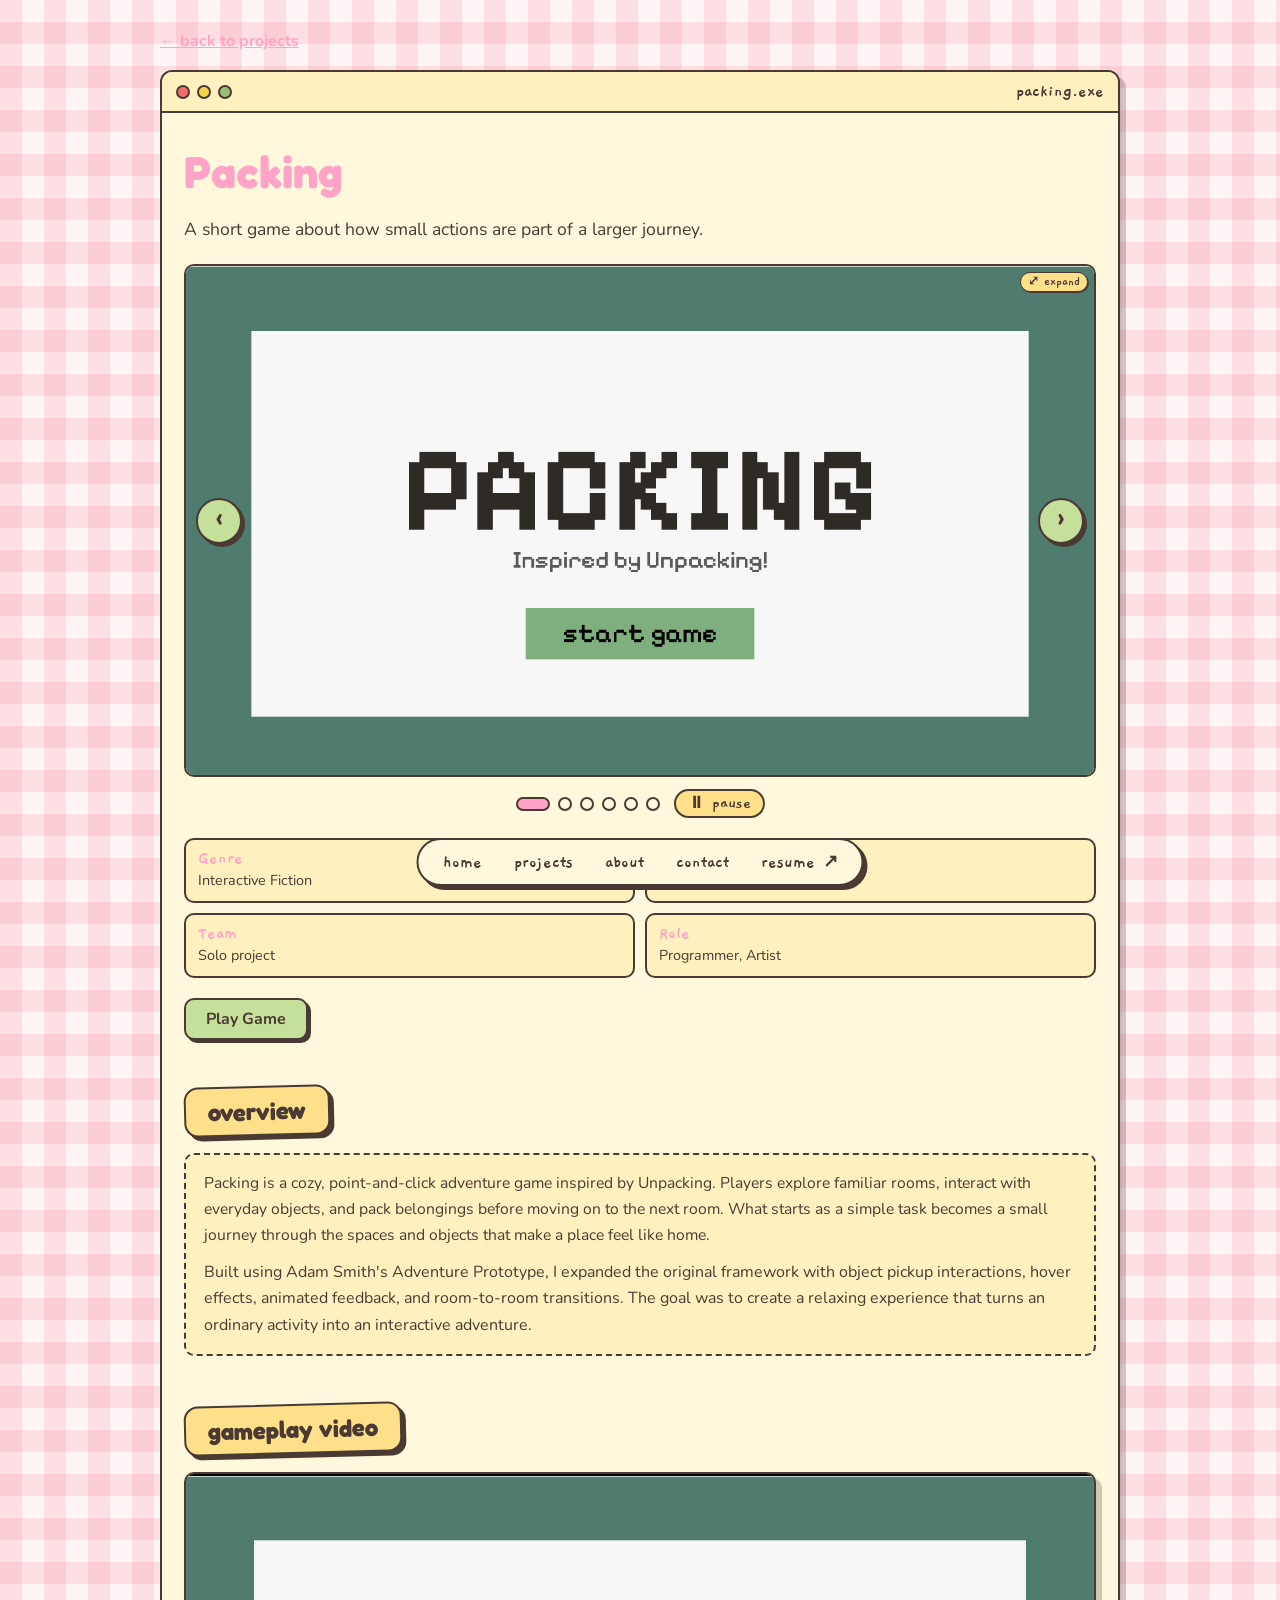
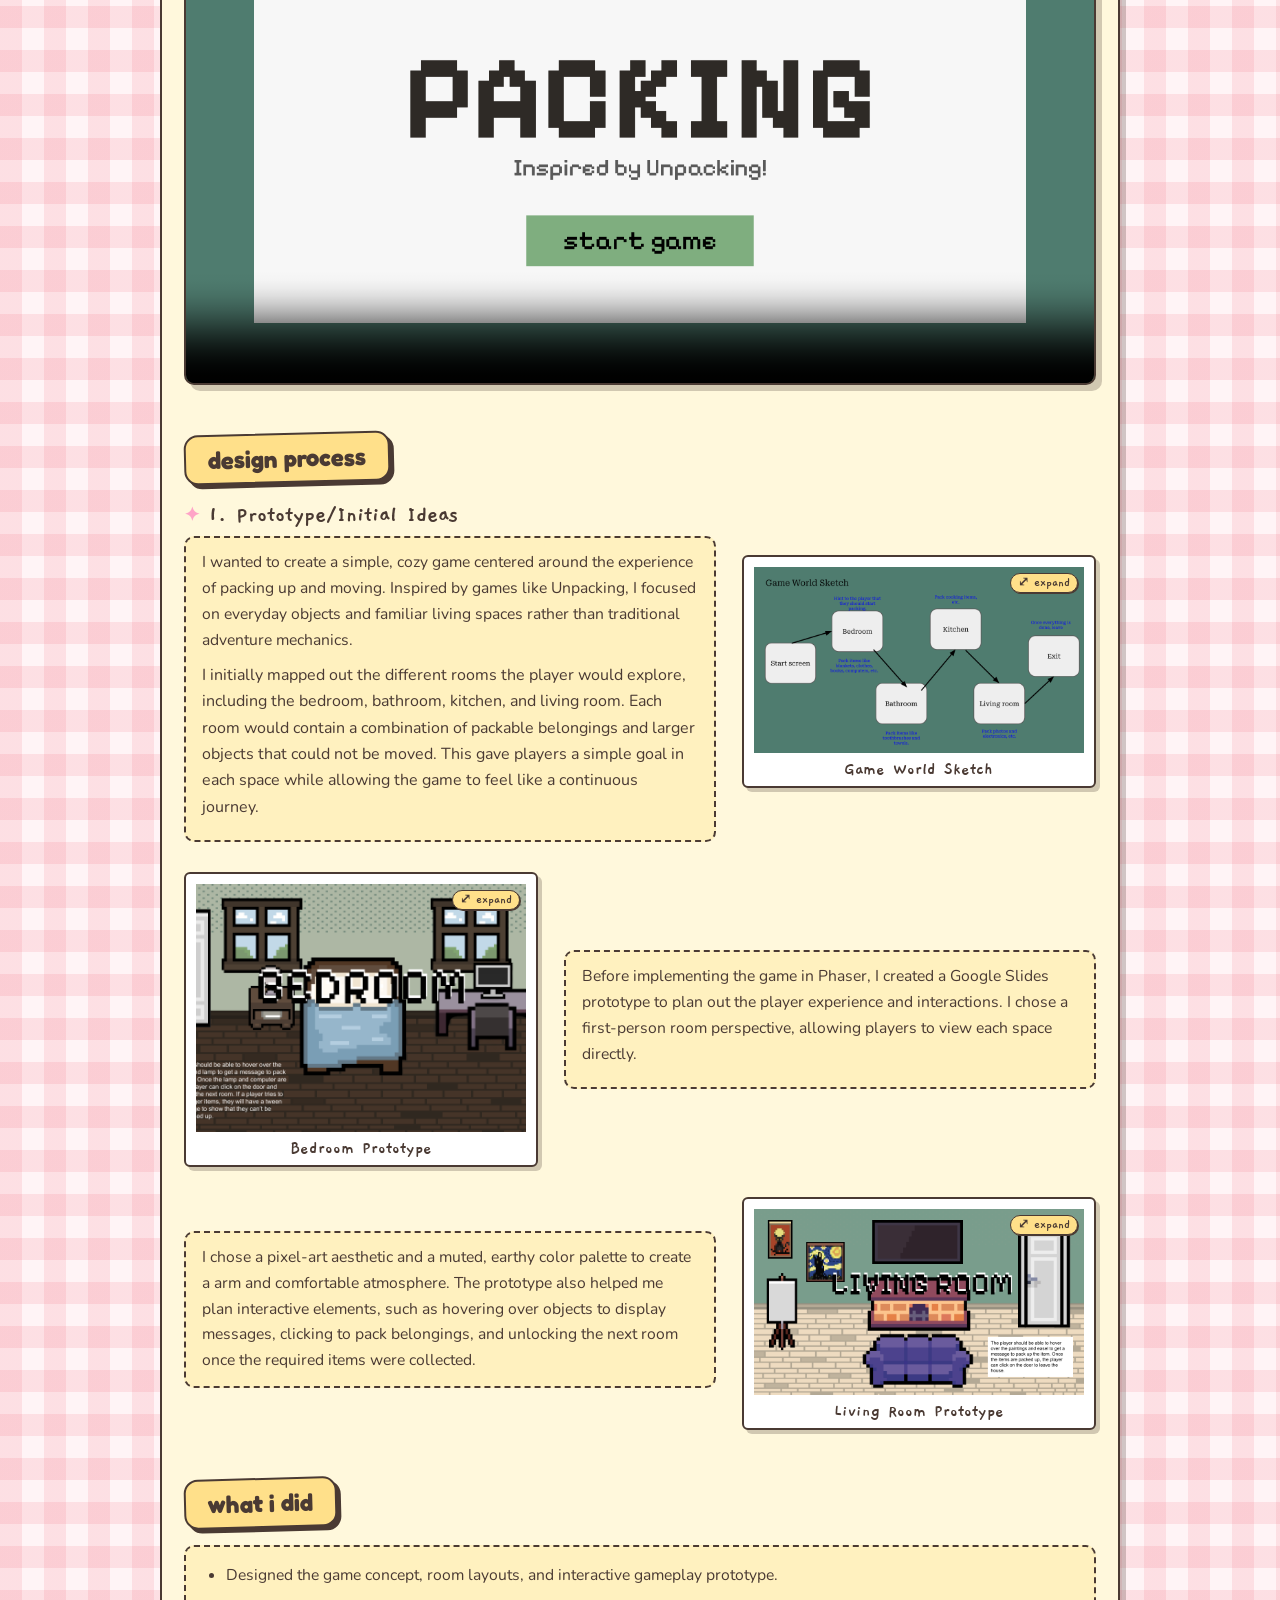
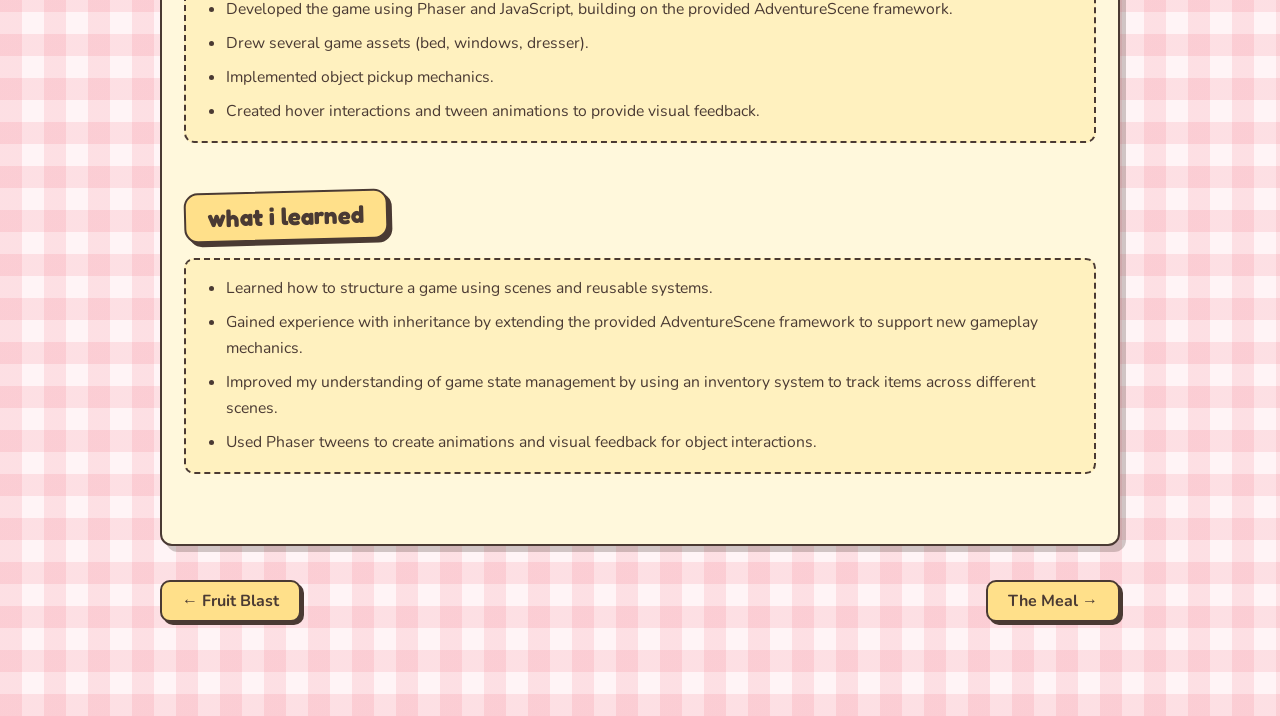
<file: project-details/packing.html>
<!DOCTYPE html>
<html lang="en">
<head>
  <meta charset="UTF-8" />
  <meta name="viewport" content="width=device-width, initial-scale=1.0" />
  <title>Packing | Alicia Zhang</title>
  <link rel="stylesheet" href="../style.css" />
  <link rel="stylesheet" href="details.css" />
</head>
<body>

  <main class="detail">
    <a class="back" href="../index.html#projects">← back to projects</a>

    <article class="window">
      <div class="bar"><i></i><i></i><i></i><span>packing.exe</span></div>
      <div class="body">

        <!-- TOP: title, one-liner, picture slideshow, quick facts, buttons -->
        <header class="head-classic">
          <h1>Packing</h1>
          <p class="lead">A short game about how small actions are part of a larger journey.</p>

          <!-- ✏️ HEADER PICTURES (slideshow)
              data-slideshow="off" = one still picture (only the first <img> shows)
              data-slideshow="on"  = pictures change automatically, plus ‹ › buttons, dots and the keyboard arrow keys
              data-autoplay="off"  = ON but only changes when you click (no automatic change)
              data-interval="5000" = how long each picture stays, in milliseconds
              To use it: save your extra pictures in assets/images/packing/packing/ as slide-2.png and slide-3.png,
              then change data-slideshow to "on". Copy or delete <img> lines to have more or fewer pictures. -->
          <div class="slideshow" data-slideshow="on" data-autoplay="on" data-interval="5000" role="group" aria-roledescription="slideshow" aria-label="Packing pictures">
            <div class="ss-stage">
              <img class="hero-img active" src="../assets/images/packing/slide1.png" alt="Packing screenshot 1">
              <img class="hero-img" src="../assets/images/packing/slide2.png" alt="Packing screenshot 2" loading="lazy">
              <img class="hero-img" src="../assets/images/packing/slide3.png" alt="Packing screenshot 2" loading="lazy">
              <img class="hero-img" src="../assets/images/packing/packing-preview.png" alt="Packing screenshot 2" loading="lazy">
              <img class="hero-img" src="../assets/images/packing/slide4.png" alt="Packing screenshot 2" loading="lazy">
              <img class="hero-img" src="../assets/images/packing/slide5.png" alt="Packing screenshot 2" loading="lazy">
            </div>
          </div>

          <dl class="specs">
            <div><dt>Genre</dt><dd>Interactive Fiction</dd></div>
            <div><dt>Tools</dt><dd>Phaser</dd></div>
            <div><dt>Team</dt><dd>Solo project</dd></div>
            <div><dt>Role</dt><dd>Programmer, Artist</dd></div>
          </dl>
          <div class="actions head-actions"><a class="btn" href="https://alluzhan.github.io/Packing/" target="_blank" rel="noopener">Play Game</a></div>
        </header>

        <!-- OVERVIEW -->
        <section class="block">
          <h2 class="title">overview</h2>
          <div class="overview-box">
            <p>
              Packing is a cozy, point-and-click adventure game inspired by Unpacking. Players explore familiar rooms,
              interact with everyday objects, and pack belongings before moving on to the next room. What starts as a
              simple task becomes a small journey through the spaces and objects that make a place feel like home.
            </p>
              Built using Adam Smith's Adventure Prototype, I expanded the original framework with object pickup
              interactions, hover effects, animated feedback, and room-to-room transitions. The goal was to create
              a relaxing experience that turns an ordinary activity into an interactive adventure.
            </p>
        </div>
        </section>

        <!-- ✏️ VIDEO: save your file as assets/videos/packing-gameplay.mp4.
            Delete this whole section if you don't have a video yet. -->
        <section class="block">
          <h2 class="title">gameplay video</h2>
          <div class="video">
            <video controls preload="metadata" poster="../assets/images/packing/slide1.png">
              <source src="../assets/videos/packing-gameplay.mp4" type="video/mp4">
              Your browser can't play this video.
            </video>
          </div>

        </section>

        <!-- ✏️ SCREENSHOTS: put assets/images/packing in assets/images/packing/packing/ . Copy a <figure> to add more, delete one to remove it.
        <section class="block">
          <h2 class="title">screenshots</h2>
          <div class="gallery">
            <figure class="shot"><img src="../assets/images/packing/packing/shot-1.png" alt="Packing screenshot 1"><figcaption>caption for photo 1</figcaption></figure>
            <figure class="shot"><img src="../assets/images/packing/packing/shot-2.png" alt="Packing screenshot 2"><figcaption>caption for photo 2</figcaption></figure>
            <figure class="shot"><img src="../assets/images/packing/packing/shot-3.png" alt="Packing screenshot 3"><figcaption>caption for photo 3</figcaption></figure>
          </div>
        </section>
        -->

        <!-- ✏️ DESIGN PROCESS: each .step is text + a picture. Copy a whole .step to add another.
            Add class "flip" to put the picture on the left, or use class "step solo" and delete the <figure> for text only. -->
        <section class="block">
          <h2 class="title">design process</h2>

          <div class="step">
              <div class="step-text">
                <h3>1. Prototype/Initial Ideas</h3>
                <div class="todo">
                  <p>
                    I wanted to create a simple, cozy game centered around the experience of packing up and moving.
                    Inspired by games like Unpacking, I focused on everyday objects and familiar living spaces rather
                    than traditional adventure mechanics.
                  </p>
                    I initially mapped out the different rooms the player would explore, including the bedroom, bathroom,
                    kitchen, and living room. Each room would contain a combination of packable belongings and larger objects
                    that could not be moved. This gave players a simple goal in each space while allowing the game to
                    feel like a continuous journey.
                  </p>
                </div>
              </div>
              <figure class="shot">
                <img class="auto"
                  src="../assets/images/packing/packing-map.png"
                  alt="Packing World Sketch">
                <figcaption> Game World Sketch</figcaption>
              </figure>
            </div>

          <div class="step flip">
            <div class="step-text">
              <div class="todo">
                <p>
                Before implementing the game in Phaser, I created a Google Slides prototype
                to plan out the player experience and interactions. I chose a first-person room perspective,
                allowing players to view each space directly.
              </p>
              </div>
            </div>
            <figure class="shot"><img src="../assets/images/packing/prototype.png" alt="Packing prototype"><figcaption>Bedroom Prototype</figcaption></figure>
          </div>

          <div class="step">
            <div class="step-text">
              <p class="todo">
                I chose a pixel-art aesthetic and a muted, earthy color palette to create a 
                arm and comfortable atmosphere. The prototype also helped me plan interactive elements,
                such as hovering over objects to display messages, clicking to pack belongings, and unlocking
                the next room once the required items were collected.
              </p>
            </div>
            <figure class="shot">
                <img class="auto"
                  src="../assets/images/packing/prototype2.png"
                  alt="Packing prototype">
                <figcaption> Living Room Prototype</figcaption>
            </figure>
          </div>
        </section>

        <!-- MY CONTRIBUTIONS -->
        <section class="block">
        <h2 class="title">what i did</h2>
            <div class="overview-box">
                <ul class="contrib">
                <li>Designed the game concept, room layouts, and interactive gameplay prototype.</li>
                <li>Developed the game using Phaser and JavaScript, building on the provided AdventureScene framework.</li>
                <li>Drew several game assets (bed, windows, dresser).</li>
                <li>Implemented object pickup mechanics.</li>
                <li>Created hover interactions and tween animations to provide visual feedback.</li>
                </ul>
            </div>
        </section>

        <!-- WHAT I LEARNED -->
        <section class="block">
          <h2 class="title">what i learned</h2>
          <div class="overview-box">
                <ul class="contrib">
                <li>Learned how to structure a game using scenes and reusable systems.</li>
                <li>Gained experience with inheritance by extending the provided AdventureScene framework to support new gameplay mechanics.</li>
                <li>Improved my understanding of game state management by using an inventory system to track items across different scenes.</li>
                <li>Used Phaser tweens to create animations and visual feedback for object interactions.</li>
                </ul>
            </div>
        </section>

      </div>
    </article>

    <!-- previous / next game -->
    <div class="pn">
      <a class="ghost" href="fruit-blast.html">← Fruit Blast</a>
      <a class="ghost" href="the-meal.html">The Meal →</a>
    </div>
  </main>

  <!-- TASKBAR (same as the main page) -->
  <nav class="dock" aria-label="Main">
    <a href="../index.html#home">home</a>
    <a href="../index.html#projects">projects</a>
    <a href="../index.html#about">about</a>
    <a href="../index.html#contact">contact</a>
    <a href="../docs/alicia-zhang-resume.pdf" target="_blank" rel="noopener">resume ↗</a>
  </nav>

  <script src="details.js"></script>
</body>
</html>
</file>
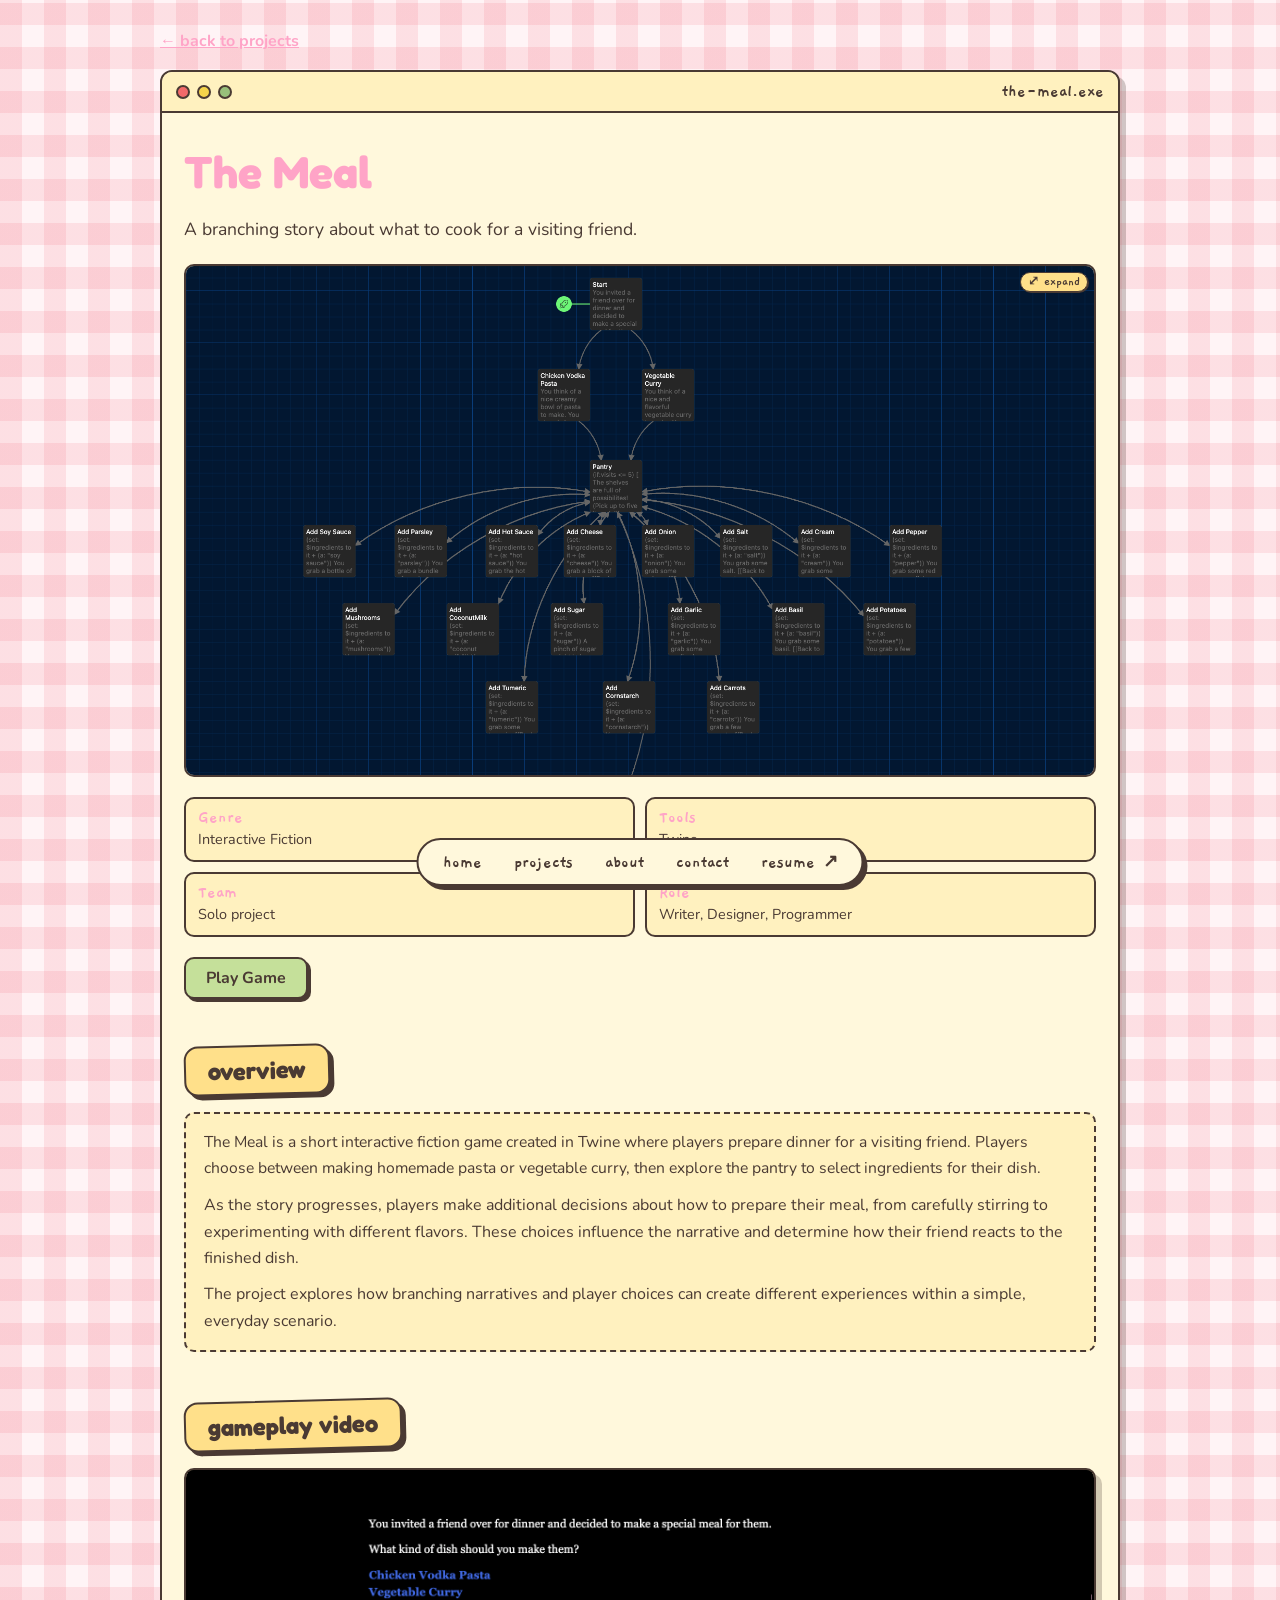
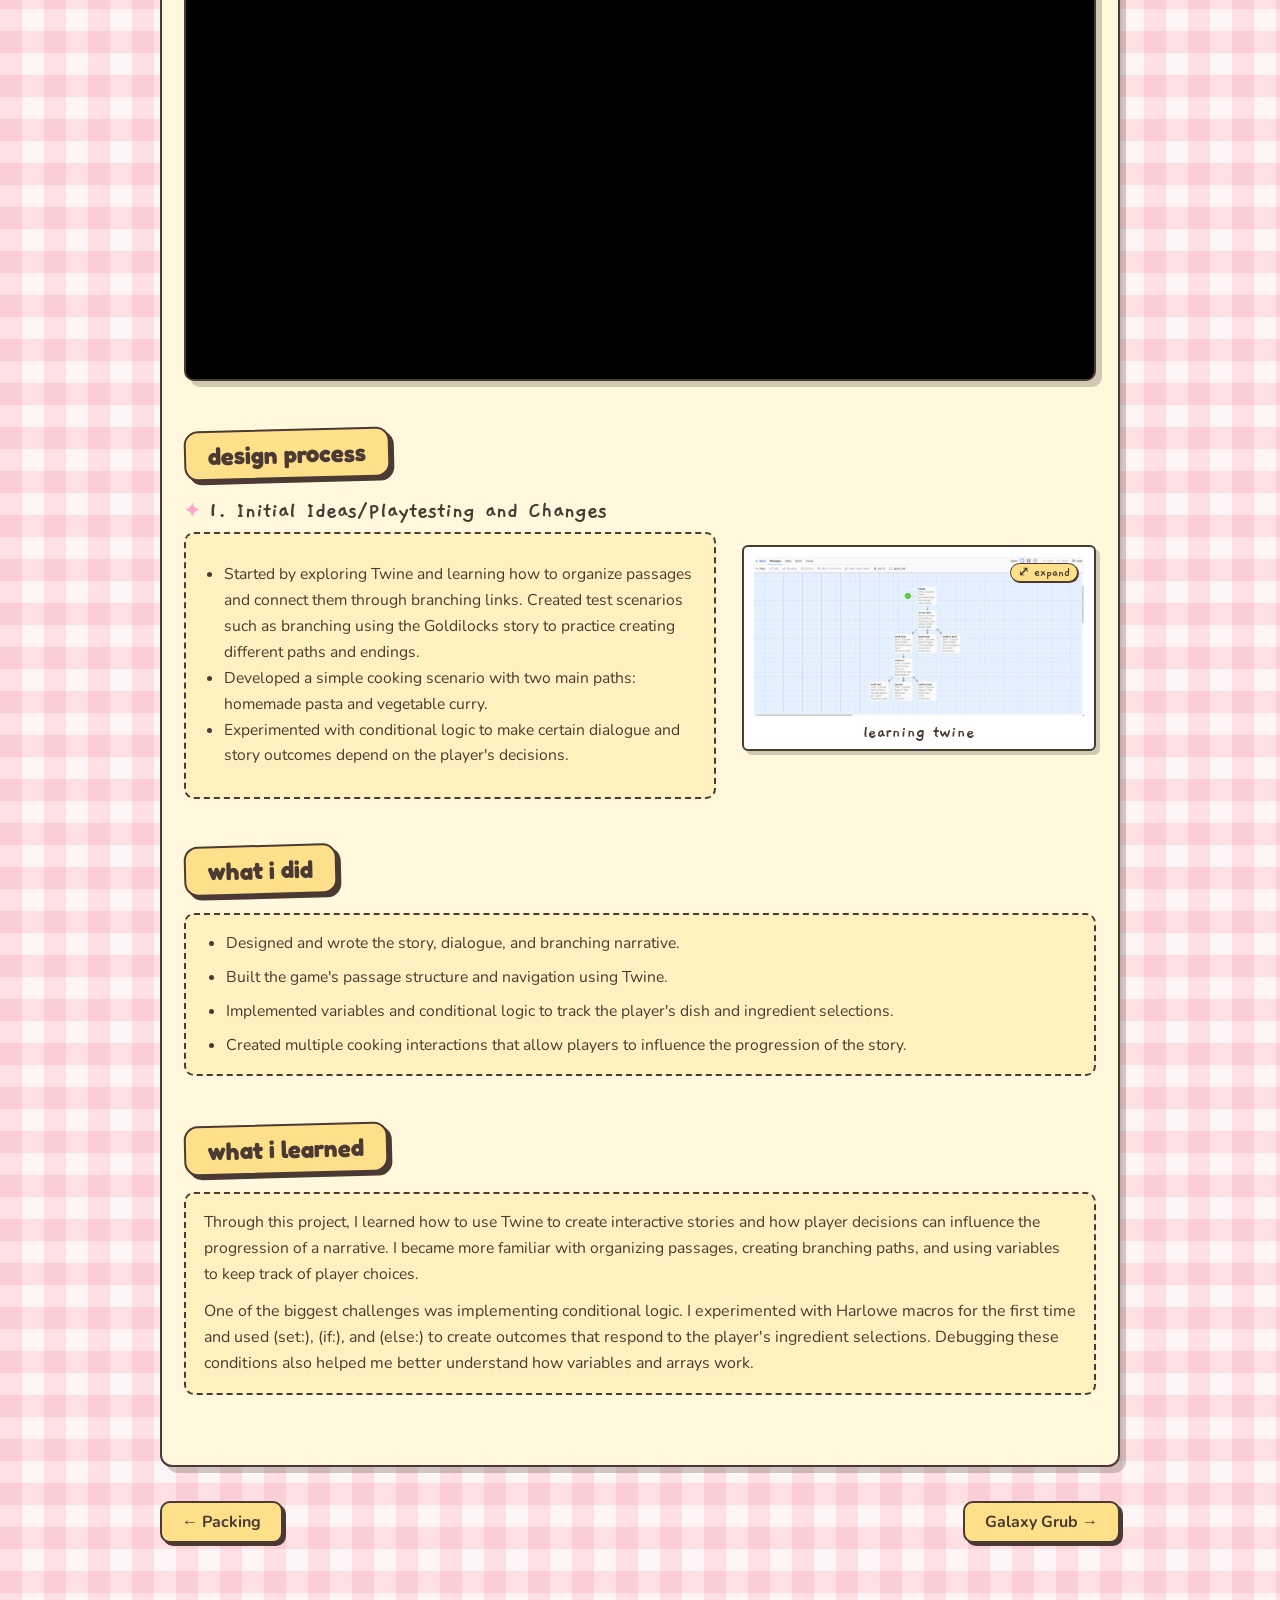
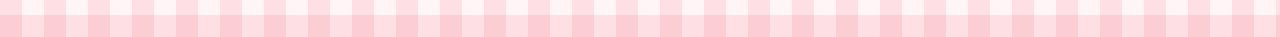
<file: project-details/the-meal.html>
<!DOCTYPE html>
<html lang="en">
<head>
  <meta charset="UTF-8" />
  <meta name="viewport" content="width=device-width, initial-scale=1.0" />
  <title>The Meal | Alicia Zhang</title>
  <link rel="stylesheet" href="../style.css" />
  <link rel="stylesheet" href="details.css" />
</head>
<body>

  <main class="detail">
    <a class="back" href="../index.html#projects">← back to projects</a>

    <article class="window">
      <div class="bar"><i></i><i></i><i></i><span>the-meal.exe</span></div>
      <div class="body">

        <!-- TOP: title, one-liner, picture slideshow, quick facts, buttons -->
        <header class="head-classic">
          <h1>The Meal</h1>
          <p class="lead">A branching story about what to cook for a visiting friend.</p>

          <!-- ✏️ HEADER PICTURES (slideshow)
              data-slideshow="off" = one still picture (only the first <img> shows)
              data-slideshow="on"  = pictures change automatically, plus ‹ › buttons, dots and the keyboard arrow keys
              data-autoplay="off"  = ON but only changes when you click (no automatic change)
              data-interval="5000" = how long each picture stays, in milliseconds
              To use it: save your extra pictures in assets/images/themeal/the-meal/ as slide-2.png and slide-3.png,
              then change data-slideshow to "on". Copy or delete <img> lines to have more or fewer pictures. -->
          <div class="slideshow" data-slideshow="off" data-autoplay="on" data-interval="5000" role="group" aria-roledescription="slideshow" aria-label="The Meal pictures">
            <div class="ss-stage">
              <img class="hero-img active" src="../assets/images/themeal/the-meal-preview.png" alt="The Meal screenshot 1">
            </div>
          </div>

          <dl class="specs">
            <div><dt>Genre</dt><dd>Interactive Fiction</dd></div>
            <div><dt>Tools</dt><dd>Twine</dd></div>
            <div><dt>Team</dt><dd>Solo project</dd></div>
            <div><dt>Role</dt><dd>Writer, Designer, Programmer</dd></div>
          </dl>
          <div class="actions head-actions"><a class="btn" href="../games/the-meal.html" target="_blank" rel="noopener">Play Game</a></div>
        </header>

        <!-- OVERVIEW -->
        <section class="block">
          <h2 class="title">overview</h2>
          <div class="overview-box">
            <p>
              The Meal is a short interactive fiction game created in Twine where players prepare dinner for a visiting
              friend. Players choose between making homemade pasta or vegetable curry, then explore the pantry to select
              ingredients for their dish.
            </p>
              As the story progresses, players make additional decisions about how to prepare their meal, from carefully
              stirring to experimenting with different flavors. These choices influence the narrative and determine how
              their friend reacts to the finished dish.
            </p>
              The project explores how branching narratives and player choices can create different experiences within a simple, everyday scenario.
            </p>
        </div>
        </section>

        <!-- ✏️ VIDEO: save your file as videos/the-meal-demo.mp4 (see the notes in my message).
            Delete this whole section if you don't have a video yet. -->
        <section class="block">
          <h2 class="title">gameplay video</h2>
          <div class="video">
            <video controls preload="metadata" poster="../assets/images/themeal/video-preview.png">
              <source src="../assets/videos/themeal-gameplay.mp4" type="video/mp4">
              Your browser can't play this video.
            </video>
          </div>

        </section>

        <!-- ✏️ SCREENSHOTS: put assets/images/themeal in assets/images/themeal/the-meal/ . Copy a <figure> to add more, delete one to remove it.
        <section class="block">
          <h2 class="title">screenshots</h2>
          <div class="gallery">
            <figure class="shot"><img src="../assets/images/themeal/the-meal/shot-1.png" alt="The Meal screenshot 1"><figcaption>caption for photo 1</figcaption></figure>
            <figure class="shot"><img src="../assets/images/themeal/the-meal/shot-2.png" alt="The Meal screenshot 2"><figcaption>caption for photo 2</figcaption></figure>
            <figure class="shot"><img src="../assets/images/themeal/the-meal/shot-3.png" alt="The Meal screenshot 3"><figcaption>caption for photo 3</figcaption></figure>
          </div>
        </section>
        --> 
        <!-- ✏️ DESIGN PROCESS: each .step is text + a picture. Copy a whole .step to add another.
            Add class "flip" to put the picture on the left, or use class "step solo" and delete the <figure> for text only. -->
        <section class="block">
          <h2 class="title">design process</h2>

          <div class="step">
            <div class="step-text">
              <h3>1. Initial Ideas/Playtesting and Changes</h3>
              <div class="todo">
                <ul>
                  <li>
                    Started by exploring Twine and learning how to organize passages and connect them through branching links. Created test scenarios such as
                    branching using the Goldilocks story to practice creating different paths and endings.
                  </li>
                  <li>Developed a simple cooking scenario with two main paths: homemade pasta and vegetable curry.</li>
                  <li>Experimented with conditional logic to make certain dialogue and story outcomes depend on the player's decisions.</li>
                </ul>
              </div>
            </div>
            <figure class="shot">
                <img class="auto"
                  src="../assets/images/themeal/learning-twine.png"
                  alt="Board game ideas">
                <figcaption>learning twine</figcaption>
              </figure>
          </div>

        <!-- MY CONTRIBUTIONS -->
        <section class="block">
        <h2 class="title">what i did</h2>
            <div class="overview-box">
                <ul class="contrib">
                <li>Designed and wrote the story, dialogue, and branching narrative.</li>
                <li>Built the game's passage structure and navigation using Twine. </li>
                <li>Implemented variables and conditional logic to track the player's dish and ingredient selections.</li>
                <li>Created multiple cooking interactions that allow players to influence the progression of the story.</li>
                </ul>
            </div>
        </section>

        <!-- WHAT I LEARNED -->
        <section class="block">
          <h2 class="title">what i learned</h2>
          <div class="overview-box">
            <p>
              Through this project, I learned how to use Twine to create interactive stories and how player decisions can influence
              the progression of a narrative. I became more familiar with organizing passages, creating branching paths, and using
              variables to keep track of player choices.
            </p>
              One of the biggest challenges was implementing conditional logic. I experimented with Harlowe macros for the first time and used (set:), (if:), and (else:)
              to create outcomes that respond to the player's ingredient selections. Debugging these conditions also helped me better understand how variables and arrays work.
            </p>
        </div>
        </section>

      </div>
    </article>

    <!-- previous / next game -->
    <div class="pn">
      <a class="ghost" href="packing.html">← Packing</a>
      <a class="ghost" href="galaxy-grub.html">Galaxy Grub →</a>
    </div>
  </main>

  <!-- TASKBAR (same as the main page) -->
  <nav class="dock" aria-label="Main">
    <a href="../index.html#home">home</a>
    <a href="../index.html#projects">projects</a>
    <a href="../index.html#about">about</a>
    <a href="../index.html#contact">contact</a>
    <a href="../docs/alicia-zhang-resume.pdf" target="_blank" rel="noopener">resume ↗</a>
  </nav>

  <script src="details.js"></script>
</body>
</html>
</file>
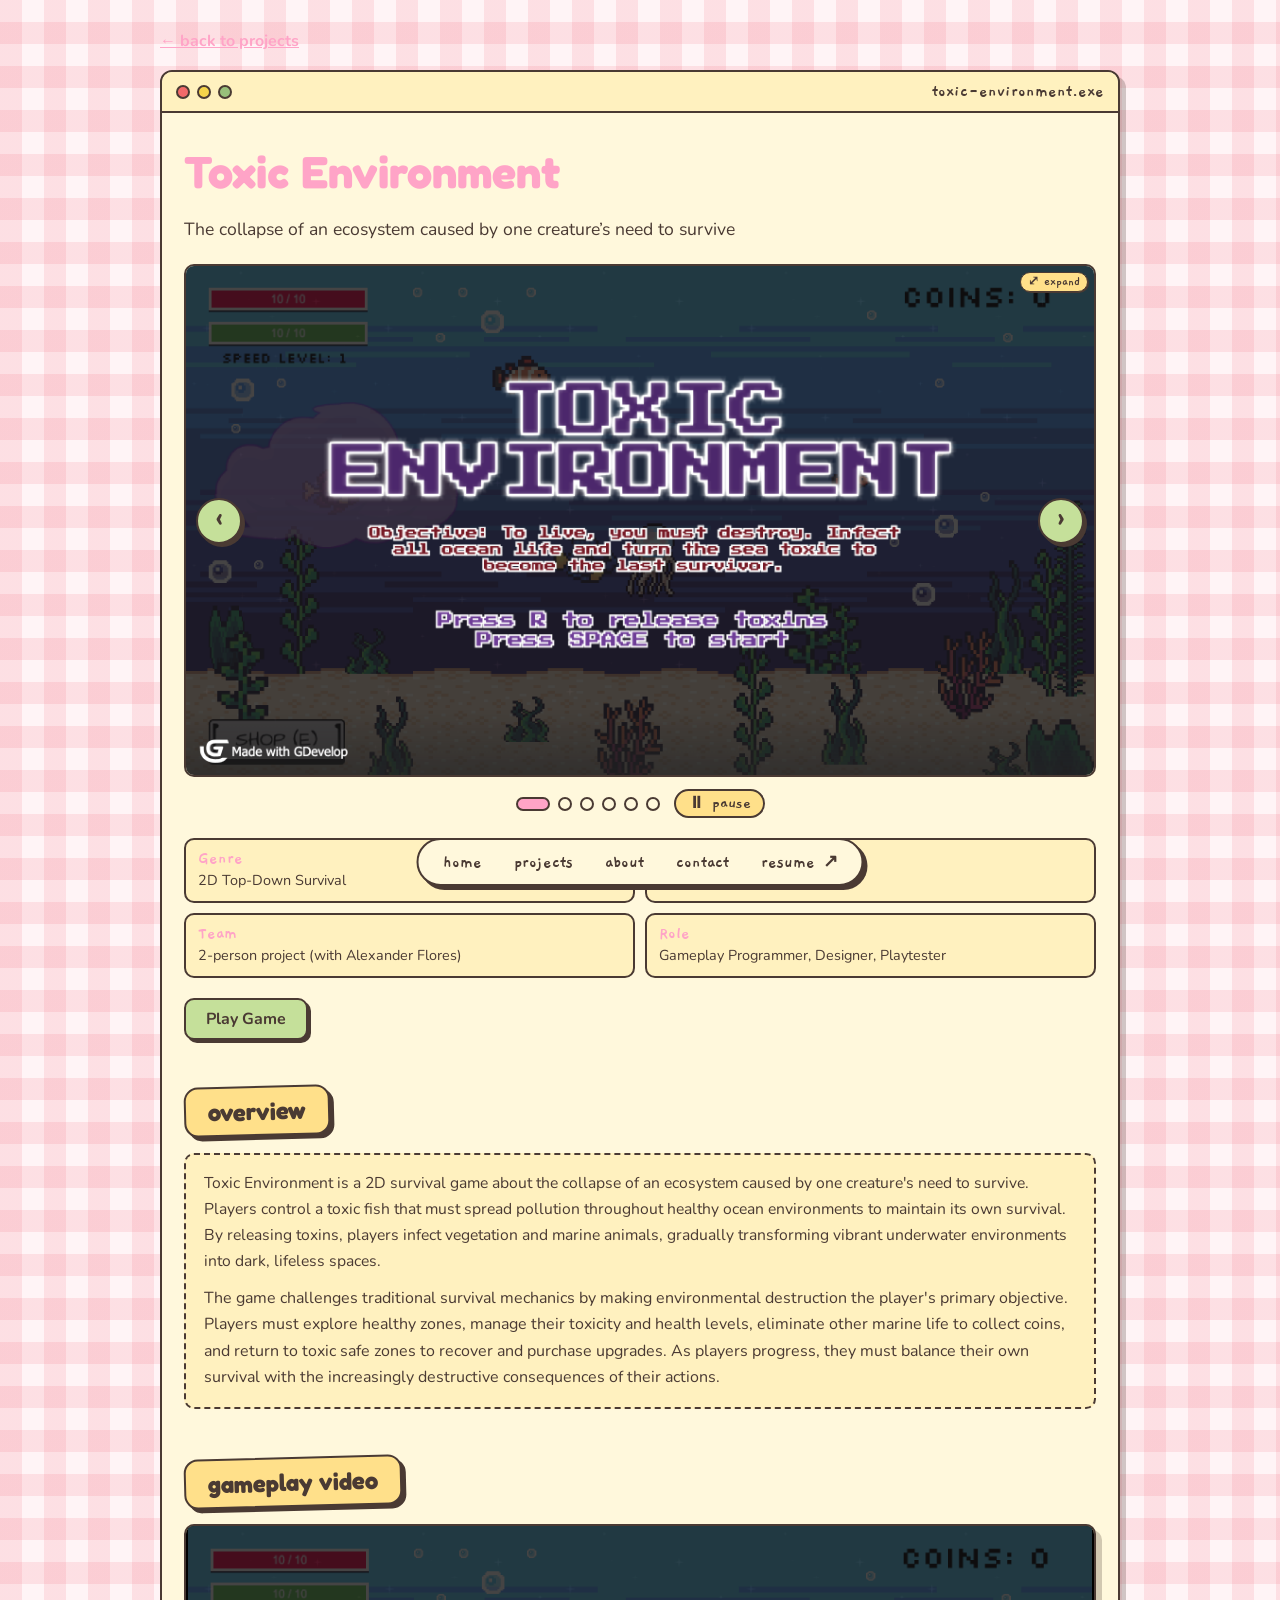
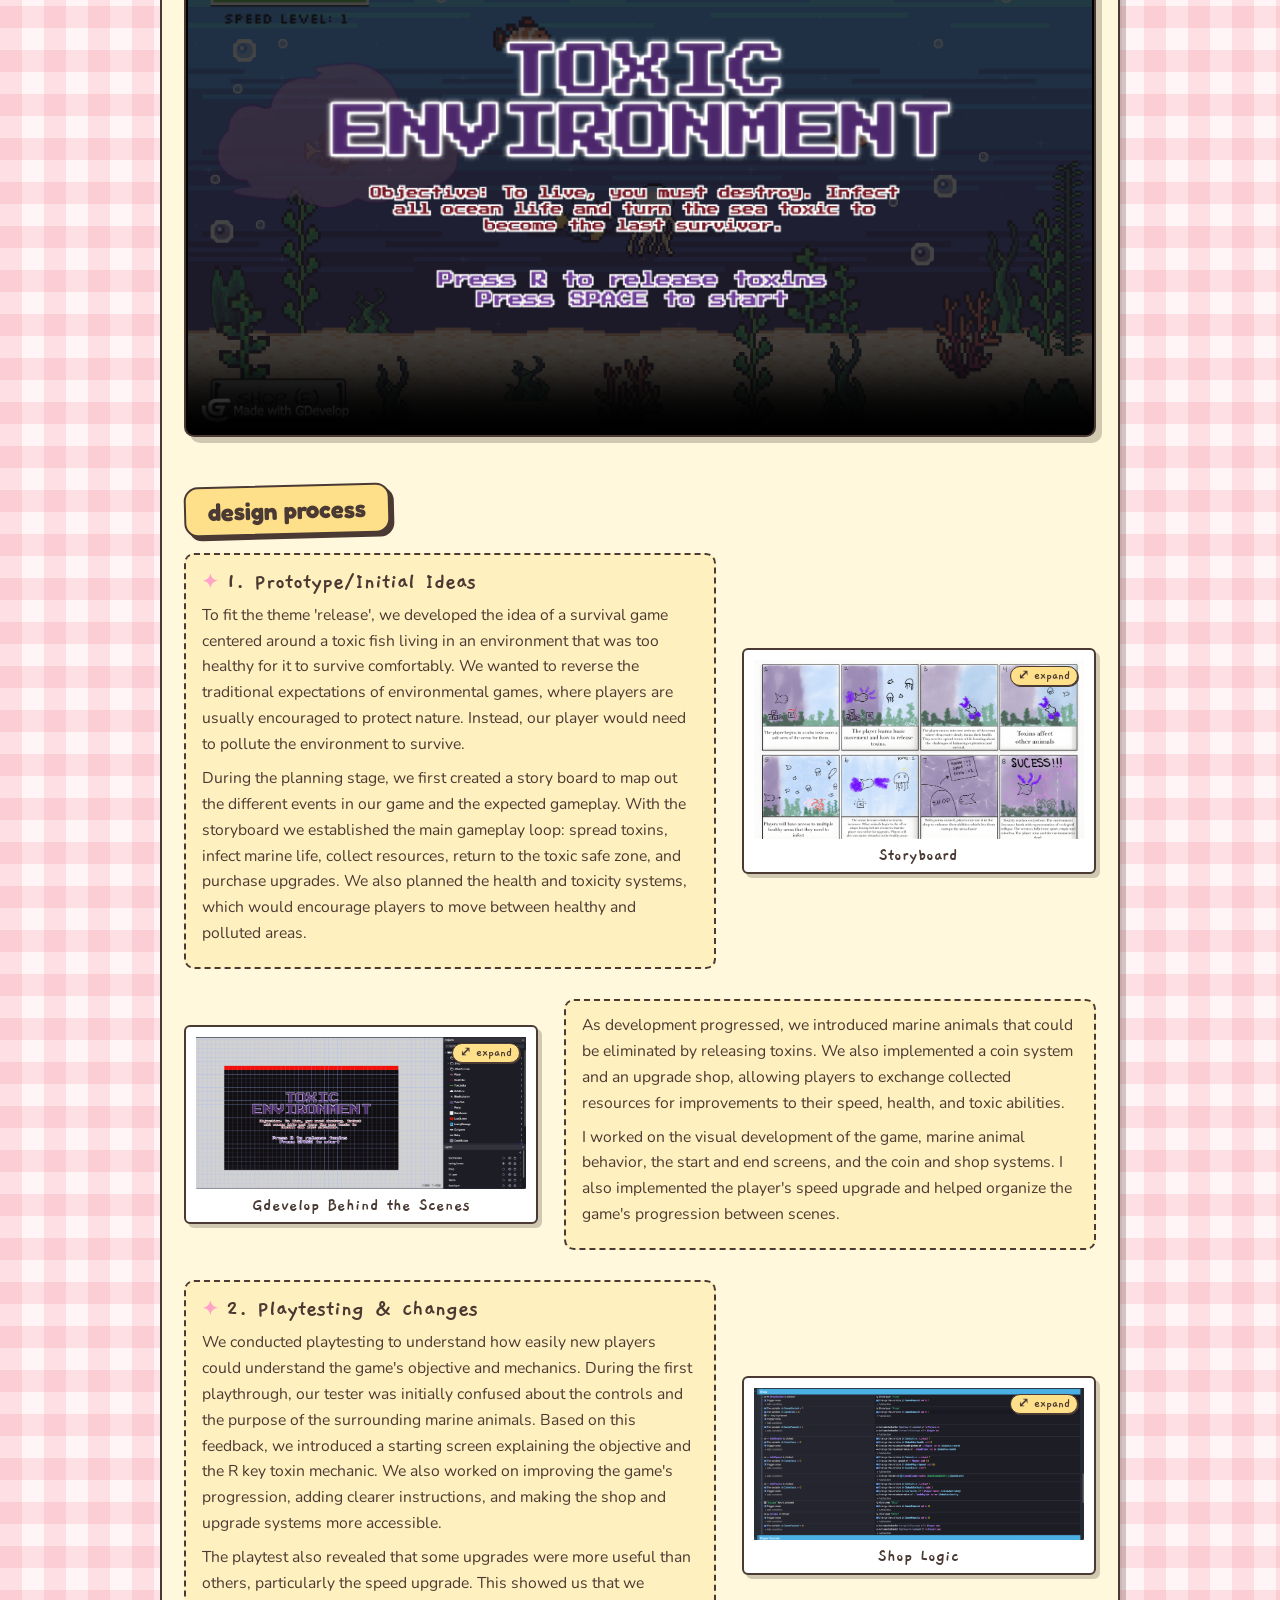
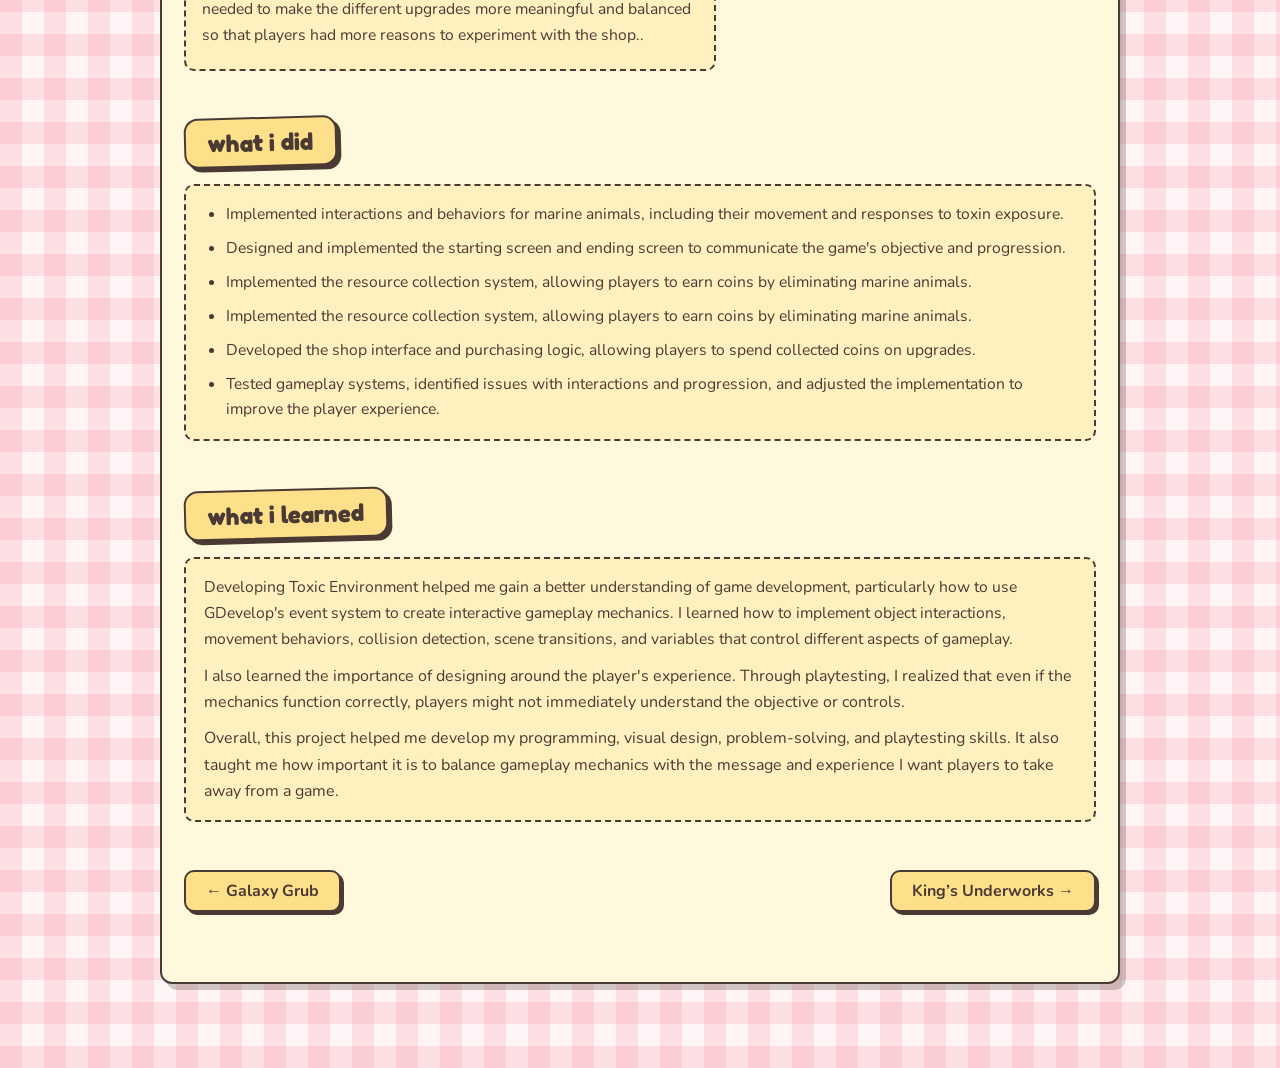
<file: project-details/toxic-environment.html>
<!DOCTYPE html>
<html lang="en">
<head>
  <meta charset="UTF-8" />
  <meta name="viewport" content="width=device-width, initial-scale=1.0" />
  <title>Toxic Environment | Alicia Zhang</title>
  <link rel="stylesheet" href="../style.css" />
  <link rel="stylesheet" href="details.css" />
</head>
<body>

  <main class="detail">
    <a class="back" href="../index.html#projects">← back to projects</a>

    <article class="window">
      <div class="bar"><i></i><i></i><i></i><span>toxic-environment.exe</span></div>
      <div class="body">

        <!-- TOP: title, one-liner, picture slideshow, quick facts, buttons -->
        <header class="head-classic">
          <h1>Toxic Environment</h1>
          <p class="lead">The collapse of an ecosystem caused by one creature’s need to survive</p>

          <!-- ✏️ HEADER PICTURES (slideshow)
              data-slideshow="off" = one still picture (only the first <img> shows)
              data-slideshow="on"  = pictures change automatically, plus ‹ › buttons, dots and the keyboard arrow keys
              data-autoplay="off"  = ON but only changes when you click (no automatic change)
              data-interval="5000" = how long each picture stays, in milliseconds
              To use it: save your extra pictures in assets/images/toxicenvironment/toxic-environment/ as slide-2.png and slide-3.png,
              then change data-slideshow to "on". Copy or delete <img> lines to have more or fewer pictures. -->
          <div class="slideshow" data-slideshow="on" data-autoplay="on" data-interval="5000" role="group" aria-roledescription="slideshow" aria-label="Toxic Environment pictures">
            <div class="ss-stage">
              <img class="hero-img active" src="../assets/images/toxicenvironment/toxic-environment-preview.png" alt="Toxic Environment screenshot 1">
              <img class="hero-img" src="../assets/images/toxicenvironment/slide1.png" alt="Toxic Environment screenshot 2" loading="lazy">
              <img class="hero-img" src="../assets/images/toxicenvironment/slide2.png" alt="Toxic Environment screenshot 2" loading="lazy">
              <img class="hero-img" src="../assets/images/toxicenvironment/slide3.png" alt="Toxic Environment screenshot 2" loading="lazy">
              <img class="hero-img" src="../assets/images/toxicenvironment/slide4.png" alt="Toxic Environment screenshot 2" loading="lazy">
              <img class="hero-img" src="../assets/images/toxicenvironment/slide5.png" alt="Toxic Environment screenshot 2" loading="lazy">
            </div>
          </div>

          <dl class="specs">
            <div><dt>Genre</dt><dd>2D Top-Down Survival</dd></div>
            <div><dt>Tools</dt><dd>GDevelop</dd></div>
            <div><dt>Team</dt><dd>2-person project (with Alexander Flores)</dd></div>
            <div><dt>Role</dt><dd>Gameplay Programmer, Designer, Playtester</dd></div>
          </dl>
          <div class="actions head-actions"><a class="btn" href="https://gd.games/games/bcb3c9c5-b772-4b67-8328-55a415b1ded6" target="_blank" rel="noopener">Play Game</a></div>
        </header>

        <!-- OVERVIEW -->
        <section class="block">
          <h2 class="title">overview</h2>
          <div class="overview-box">
            <p>
              Toxic Environment is a 2D survival game about the collapse of an ecosystem caused by one creature's need to survive.
              Players control a toxic fish that must spread pollution throughout healthy ocean environments to maintain its own survival.
              By releasing toxins, players infect vegetation and marine animals, gradually transforming vibrant underwater environments
              into dark, lifeless spaces.
            </p>
              The game challenges traditional survival mechanics by making environmental destruction the player's primary objective.
              Players must explore healthy zones, manage their toxicity and health levels, eliminate other marine life to collect coins,
              and return to toxic safe zones to recover and purchase upgrades. As players progress, they must balance their own survival
              with the increasingly destructive consequences of their actions.
            </p>
        </div>
        </section>

        <!-- ✏️ VIDEO: save your file as assets/videos/te-gameplay.mp4.
            Delete this whole section if you don't have a video yet. -->
        <section class="block">
          <h2 class="title">gameplay video</h2>
          <div class="video">
            <video controls preload="metadata" poster="../assets/images/toxicenvironment/toxic-environment-preview.png">
              <source src="../assets/videos/te-gameplay.mp4" type="video/mp4">
              Your browser can't play this video.
            </video>
          </div>
        </section>

        <!-- ✏️ SCREENSHOTS: put assets/images/toxicenvironment in assets/images/toxicenvironment/toxic-environment/ . Copy a <figure> to add more, delete one to remove it.
        <section class="block">
          <h2 class="title">screenshots</h2>
          <div class="gallery">
            <figure class="shot"><img src="../assets/images/toxicenvironment/toxic-environment/shot-1.png" alt="Toxic Environment screenshot 1"><figcaption>caption for photo 1</figcaption></figure>
            <figure class="shot"><img src="../assets/images/toxicenvironment/toxic-environment/shot-2.png" alt="Toxic Environment screenshot 2"><figcaption>caption for photo 2</figcaption></figure>
            <figure class="shot"><img src="../assets/images/toxicenvironment/toxic-environment/shot-3.png" alt="Toxic Environment screenshot 3"><figcaption>caption for photo 3</figcaption></figure>
          </div>
        </section>
        -->
        <!-- ✏️ DESIGN PROCESS: each .step is text + a picture. Copy a whole .step to add another.
            Add class "flip" to put the picture on the left, or use class "step solo" and delete the <figure> for text only. -->
        <section class="block">
          <h2 class="title">design process</h2>

          <div class="step">
            <div class="step-text">
              <div class="todo">
                <h3>1. Prototype/Initial Ideas</h3>
                <p>
                  To fit the theme 'release', we developed the idea of a survival game centered around a toxic
                  fish living in an environment that was too healthy for it to survive comfortably. We wanted
                  to reverse the traditional expectations of environmental games, where players are usually
                  encouraged to protect nature. Instead, our player would need to pollute the environment to survive.
                </p>
                <p>
                  During the planning stage, we first created a story board to map out the different events in our game
                  and the expected gameplay. With the storyboard we established the main gameplay loop: spread toxins, infect marine life,
                  collect resources, return to the toxic safe zone, and purchase upgrades.
                  We also planned the health and toxicity systems, which would encourage players to
                  move between healthy and polluted areas.
                </p>
              </div>
            </div>
            <figure class="shot">
                <img class="auto"
                  src="../assets/images/toxicenvironment/storyboard.png"
                  alt="storyboard">
                <figcaption> Storyboard</figcaption>
            </figure>
          </div>

          <div class="step flip">
            <div class="step-text">
              <div class="todo">
                <p>
                  As development progressed, we introduced marine animals that could be eliminated by releasing toxins.
                  We also implemented a coin system and an upgrade shop, allowing players to exchange collected resources
                  for improvements to their speed, health, and toxic abilities.
                </p>
                <p>
                  I worked on the visual development of the game, marine animal behavior, the start and end screens,
                  and the coin and shop systems. I also implemented the player's speed upgrade and helped organize the game's progression
                  between scenes.
                </p>
              </div>
            </div>
            <figure class="shot">
                <img class="auto"
                  src="../assets/images/toxicenvironment/gdevelop-screen.png"
                  alt="Gdevelop">
                <figcaption> Gdevelop Behind the Scenes</figcaption>
            </figure>
          </div>

          <div class="step">
            <div class="step-text">
              <div class="todo">
                <h3>2. Playtesting &amp; changes</h3>
                <p>
                  We conducted playtesting to understand how easily new players could understand the game's objective and mechanics.
                  During the first playthrough, our tester was initially confused about the controls and the purpose of the
                  surrounding marine animals. Based on this feedback, we introduced a starting screen explaining the objective and
                  the R key toxin mechanic. We also worked on improving the game's progression, adding clearer instructions, and
                  making the shop and upgrade systems more accessible.
                </p>
                <p>
                  The playtest also revealed that some upgrades were more useful than others, particularly the speed upgrade.
                  This showed us that we needed to make the different upgrades more meaningful and balanced so that players
                  had more reasons to experiment with the shop..
                </p>
              </div>
            </div>
            <figure class="shot">
                <img class="auto"
                  src="../assets/images/toxicenvironment/shop-code.png"
                  alt="shop code">
                <figcaption> Shop Logic</figcaption>
            </figure>
          </div>

        <!-- MY CONTRIBUTIONS -->
        <section class="block">
        <h2 class="title">what i did</h2>
            <div class="overview-box">
                <ul class="contrib">
                <li>Implemented interactions and behaviors for marine animals, including their movement and responses to toxin exposure.</li>
                <li>Designed and implemented the starting screen and ending screen to communicate the game's objective and progression.</li>
                <li>Implemented the resource collection system, allowing players to earn coins by eliminating marine animals.</li>
                <li>Implemented the resource collection system, allowing players to earn coins by eliminating marine animals.</li>
                <li>Developed the shop interface and purchasing logic, allowing players to spend collected coins on upgrades.</li>
                <li>Tested gameplay systems, identified issues with interactions and progression, and adjusted the implementation to improve the player experience.</li>
                </ul>
            </div>
        </section>

        <!-- WHAT I LEARNED -->
    <section class="block">
          <h2 class="title">what i learned</h2>
          <div class="overview-box">
            <p>
              Developing Toxic Environment helped me gain a better understanding of game development, particularly how to use GDevelop's
              event system to create interactive gameplay mechanics. I learned how to implement object interactions, movement behaviors,
              collision detection, scene transitions, and variables that control different aspects of gameplay.
            </p>
              I also learned the importance of designing around the player's experience. Through playtesting,
              I realized that even if the mechanics function correctly, players might not immediately understand
              the objective or controls.
            </p>
              Overall, this project helped me develop my programming, visual design, problem-solving, and
              playtesting skills. It also taught me how important it is to balance gameplay mechanics with
              the message and experience I want players to take away from a game.
            </p>
        </div>
        </section>

    <!-- previous / next game -->
    <div class="pn">
      <a class="ghost" href="galaxy-grub.html">← Galaxy Grub</a>
      <a class="ghost" href="kings-underworks.html">King’s Underworks →</a>
    </div>
  </main>

  <!-- TASKBAR (same as the main page) -->
  <nav class="dock" aria-label="Main">
    <a href="../index.html#home">home</a>
    <a href="../index.html#projects">projects</a>
    <a href="../index.html#about">about</a>
    <a href="../index.html#contact">contact</a>
    <a href="../docs/alicia-zhang-resume.pdf" target="_blank" rel="noopener">resume ↗</a>
  </nav>

  <script src="details.js"></script>
</body>
</html>
</file>
<file: style.css>
@import url('https://fonts.googleapis.com/css2?family=Fredoka:wght@500;600&family=Nunito:wght@400;600;700&family=Gaegu:wght@400;700&display=swap');

:root {
  --ink: #4A3A33; --text: #4A3A33;
  --wall: #FFDDE4; --floor: #C5E09A; --win: #FFF8DC; --win2: #FFF1BF;
  --g1: #FFF4F6; --g2: #FFD9E1;               /* gingham desk */
  --check: rgba(240, 85, 106, .13); --tomato: #ffa4c7; --butter: #FFE08A; --sky: #A9C8F0; --lilac: #D9CCF2; --mint: #CDEBC0; --green: #C5E09A;
}

* { box-sizing: border-box; }
html { scroll-behavior: smooth; }
body {
  margin: 0; padding-bottom: 84px;
  font-family: 'Nunito', sans-serif; line-height: 1.65; color: var(--text);
  background-color: var(--g1);
  background-image:
    repeating-linear-gradient(0deg, var(--check) 0 22px, transparent 22px 44px),
    repeating-linear-gradient(90deg, var(--check) 0 22px, transparent 22px 44px);
}
h1, h2, h3, h4 { font-family: 'Fredoka', sans-serif; margin: 0; }
p { max-width: 66ch; }
a { color: var(--tomato); }
:focus-visible { outline: 3px dashed var(--tomato); outline-offset: 3px; }

/* ---------- ROOM (home screen) ---------- */
.room { position: relative; display: flex; justify-content: center; align-items: flex-start; padding: 44px 20px 92px; background: var(--wall); transition: background .4s; }
.room::after { content: ""; position: absolute; left: 0; right: 0; bottom: 0; height: 56px; background: var(--floor); border-top: 3px solid var(--ink); transition: background .4s; }
.room > * { position: relative; z-index: 1; }


.hello { width: 100%; max-width: 480px; }
.hello h1 { font-size: clamp(1.7rem, 5vw, 2.3rem); text-align: center; }
.sub { margin: 8px auto 0; text-align: center; font-size: 1.05rem; }
.sub.small { font: 700 1.2rem 'Gaegu', cursive; color: var(--tomato); }

.mascot { position: absolute !important; z-index: 2; left: calc(44% - 400px); bottom: 22px; width: 110px; }
.mascot img, .mascot svg { display: block; width: 200%; height: auto; }

/* ---------- WINDOWS ---------- */
.window { background: var(--win); border: 2.5px solid var(--ink); border-radius: 12px; box-shadow: 6px 6px 0 rgba(74, 58, 51, .25); overflow: hidden; transition: background .4s; }
.bar { display: flex; align-items: center; gap: 7px; padding: 8px 14px; background: var(--win2); border-bottom: 2px solid var(--ink); }
.bar i { width: 14px; height: 14px; border-radius: 50%; border: 2px solid var(--ink); background: #F26A6A; cursor: pointer; }
.bar i:nth-child(2) { background: #F5D44B; }
.bar i:nth-child(3) { background: #98BF7A; }
.bar span { margin-left: auto; font: 700 1.15rem 'Gaegu', cursive; color: var(--text); }
.body { padding: 22px; }
.window.min .body { display: none; }
.col { display: flex; flex-direction: column; }

/* ---------- SECTION TITLES ---------- */
main { max-width: 1020px; margin: auto; padding: 40px 22px 10px; }
section { margin-bottom: 48px; scroll-margin-top: 20px; }
.title { display: inline-block; margin-bottom: 22px; padding: 4px 22px 2px; font-size: 1.9rem; color: #4A3A33; background: var(--butter); border: 2.5px solid var(--ink); border-radius: 14px; box-shadow: 4px 4px 0 var(--ink); transform: rotate(-1.5deg); }
.title span { color: var(--tomato); }

/* ---------- BUTTONS ---------- */
.actions { display: flex; flex-wrap: wrap; gap: 10px; margin-top: 20px; }
.actions.center { justify-content: center; align-items: center; }
.btn, .ghost { display: inline-block; padding: 8px 20px; font: 700 1rem 'Nunito', sans-serif; text-decoration: none; cursor: pointer; color: #4A3A33; border: 2.5px solid var(--ink); border-radius: 10px; box-shadow: 3px 3px 0 var(--ink); transition: transform .12s, box-shadow .12s; }
.btn { background: var(--green); }
.btn.small { padding: 5px 14px; font-size: .88rem; }
.ghost { background: var(--butter); }
.btn:hover, .ghost:hover { transform: translate(-2px, -2px); box-shadow: 5px 5px 0 var(--ink); }
.btn:active, .ghost:active { transform: translate(2px, 2px); box-shadow: 1px 1px 0 var(--ink); }

/* ---------- PROJECTS ---------- */
.project { margin: 0; }
.project .body { display: grid; grid-template-columns: 2fr 3fr; gap: 28px; align-items: start; }
.project.featured { box-shadow: 6px 6px 0 var(--tomato); }
.polaroid { position: relative; margin: 0; padding: 12px 12px 8px; background: #fff; border: 2px solid var(--ink); border-radius: 6px; box-shadow: 4px 4px 0 rgba(74,58,51,.25); transform: rotate(-2deg); }
.polaroid::before { content: ""; position: absolute; top: -14px; left: 50%; width: 90px; height: 26px; margin-left: -45px; background: repeating-linear-gradient(45deg, rgba(169,200,240,.9) 0 7px, rgba(255,255,255,.8) 7px 14px); transform: rotate(3deg); box-shadow: 0 1px 3px rgba(0,0,0,.15); }
.project:nth-of-type(even) .polaroid { transform: rotate(2deg); }
.polaroid img { display: block; width: 100%; aspect-ratio: 4 / 3; object-fit: cover; background: #eee; }
.polaroid img.board { object-fit: contain; background: #FFF8F7; }
.polaroid figcaption { padding-top: 8px; text-align: center; font: 700 1.2rem 'Gaegu', cursive; color: #4A3A33; }

.info h3 { font-size: 1.6rem; margin-bottom: 12px; color: var(--tomato); }
.info h4 { margin: 18px 0 2px; font: 700 1.35rem 'Gaegu', cursive; color: var(--text); }
.info h4::before { content: "✦ "; color: var(--tomato); font-size: .8em; }
.info p { margin: 6px 0 0; font-size: .97rem; }
.badge { display: inline-block; margin: 0 0 8px; padding: 0 12px; font: 700 1.1rem 'Gaegu', cursive; color: #4A3A33; background: var(--butter); border: 2px solid var(--ink); border-radius: 99px; }

.facts { margin: 0; }
.facts div { display: grid; grid-template-columns: 70px 1fr; gap: 12px; padding: 6px 0; border-bottom: 2px dotted rgba(74, 58, 51, .3); }
.facts dt { align-self: start; text-align: center; padding: 0 8px; font: 700 1.05rem 'Gaegu', cursive; color: #4A3A33; background: var(--mint); border: 2px solid var(--ink); border-radius: 99px; }
.facts div:nth-child(2) dt { background: var(--sky); }
.facts div:nth-child(3) dt { background: var(--lilac); }
.facts div:nth-child(4) dt { background: var(--butter); }
.facts dd { margin: 0; font-size: .95rem; }

/* ---------- ABOUT ---------- */
.about .body { display: grid; grid-template-columns: 220px 1fr; gap: 30px; align-items: start; }
.small-pol .photos { position: relative; aspect-ratio: 4 / 5; overflow: hidden; background: #eee; }
.photos img { position: absolute; inset: 0; width: 100%; height: 100%; object-fit: cover; opacity: 0; transition: opacity 1s; }
.photos img.active { opacity: 1; }
.about .info p:first-child { margin-top: 0; }

/* ---------- CONTACT ---------- */
.contact-grid { display: grid; grid-template-columns: 3fr 2fr; gap: 26px; align-items: start; }
label { margin: 12px 0 4px; font: 700 1.15rem 'Gaegu', cursive; }
input, textarea { width: 100%; padding: 9px 12px; font: inherit; color: var(--text); background: var(--win2); border: 2px solid var(--ink); border-radius: 8px; }
input:focus, textarea:focus { outline: none; box-shadow: 3px 3px 0 var(--tomato); }
textarea { resize: vertical; }
.hp { position: absolute; left: -9999px; }
.form-status { margin: 10px 0 0; font-weight: 700; min-height: 1.4em; }
.form-status.ok { color: #2F8A54; } .form-status.err { color: #D0344A; }
.find-me { list-style: none; margin: 0; padding: 0; }
.find-me li { padding: 12px 0; border-bottom: 2px dotted rgba(74,58,51,.3); }
.find-me li:last-child { border: 0; }
.find-me span { display: block; font: 700 1.15rem 'Gaegu', cursive; }
.find-me a { word-break: break-word; font-weight: 700; }

footer { text-align: center; padding: 10px 20px 30px; font: 700 1.2rem 'Gaegu', cursive; }
footer p { margin-left: auto; margin-right: auto; }

/* ---------- TASKBAR ---------- */
.dock { position: fixed; left: 50%; bottom: 14px; z-index: 50; transform: translateX(-50%); display: flex; align-items: center; gap: 4px; max-width: 96vw; padding: 6px 10px; background: var(--win); border: 2.5px solid var(--ink); border-radius: 99px; box-shadow: 4px 4px 0 var(--ink); overflow-x: auto; }
.dock a, .dock button { padding: 5px 14px; font: 700 1.1rem 'Gaegu', cursive; color: var(--text); text-decoration: none; white-space: nowrap; background: none; border: 0; border-radius: 99px; cursor: pointer; }
.dock a:hover, .dock button:hover { background: var(--butter); color: #4A3A33; }
.dock a.current { background: var(--green); color: #4A3A33; }

/* ---------- FLOATING DOODLES ---------- */
.float { position: fixed; z-index: 0; pointer-events: none; opacity: .55; animation: drift linear infinite; }
@keyframes drift { from { transform: translateY(105vh) rotate(0); } to { transform: translateY(-12vh) rotate(260deg); } }
main, footer, .room { position: relative; z-index: 1; }

/* ---------- PROJECT DETAIL PAGES ---------- */
.project-page { max-width: 1000px; margin: 30px auto; padding: 30px 26px 50px; background: var(--win); border: 2.5px solid var(--ink); border-radius: 12px; box-shadow: 6px 6px 0 rgba(74,58,51,.25); }
.back { display: inline-block; margin-bottom: 18px; font-weight: 700; }
.project-page h1 { font-size: clamp(2rem, 5vw, 2.8rem); color: var(--tomato); }
.project-page .lead { font-size: 1.1rem; }
.project-page .hero-img { display: block; width: 100%; margin: 20px 0; aspect-ratio: 16 / 9; object-fit: cover; border: 2.5px solid var(--ink); border-radius: 10px; background: #eee; }
.project-page .specs { display: grid; grid-template-columns: repeat(2, 1fr); gap: 10px; margin: 0; }
.project-page .specs div { padding: 8px 12px; background: var(--win2); border: 2px solid var(--ink); border-radius: 10px; }
.project-page .specs dt { font: 700 1.1rem 'Gaegu', cursive; color: var(--tomato); }
.project-page .specs dd { margin: 0; font-size: .9rem; }
.project-page h2 { margin-top: 36px; font-size: 1.5rem; }
.placeholder { padding: 16px 18px; background: var(--win2); border: 2px dashed var(--ink); border-radius: 10px; }

/* ---------- PHONES ---------- */
@media (max-width: 820px) {
  .room { padding: 32px 16px 84px; }
  .mascot { left: 10px; bottom: 22px; width: 64px; }
  .project .body, .about .body, .contact-grid { grid-template-columns: 1fr; }
  .small-pol { max-width: 220px; }
  .project-page .specs { grid-template-columns: 1fr; }
}
@media (prefers-reduced-motion: reduce) { html { scroll-behavior: auto; } * { transition: none !important; } .float { display: none; } }

/* ---------- HOME BUTTONS ---------- */
.hello .actions { margin-top: 18px; }
.hint { margin: 8px 0 0; min-height: 1.5em; text-align: center; font: 700 1.2rem 'Gaegu', cursive; color: var(--tomato); }

/* ---------- PROJECT LEVEL SELECT ---------- */
.pick-note { display: none; margin: 0 0 14px; font: 700 1.3rem 'Gaegu', cursive; }
.js .pick-note { display: block; }
.picker { display: grid; grid-template-columns: repeat(3, 1fr); gap: 16px; margin-bottom: 26px; }
.tile { display: flex; flex-direction: column; gap: 2px; padding: 10px; text-align: left; font: inherit; color: var(--text); background: var(--win); border: 2.5px solid var(--ink); border-radius: 12px; box-shadow: 3px 3px 0 var(--ink); cursor: pointer; transition: transform .12s, box-shadow .12s, background .2s; }
.tile:hover { transform: translate(-2px, -2px); box-shadow: 5px 5px 0 var(--ink); }
.tile.on { transform: translate(-2px, -2px); color: #4A3A33; background: var(--butter); box-shadow: 5px 5px 0 var(--tomato); }
.thumb { display: block; margin-bottom: 6px; aspect-ratio: 16 / 9; overflow: hidden; background: #fff; border: 2px solid var(--ink); border-radius: 8px; }
.thumb img { display: block; width: 100%; height: 100%; object-fit: cover; }
.thumb img.board { object-fit: contain; }
.tile strong { font: 600 1.05rem 'Fredoka', sans-serif; }
.tile small { font-size: .78rem; opacity: .85; }
.details { scroll-margin-top: 12px; }
.js .slide { display: none; }
.js .slide.active { display: block; animation: fadein .3s ease; }
@keyframes fadein { from { opacity: 0; transform: translateY(8px); } to { opacity: 1; transform: none; } }
@media (max-width: 820px) { .picker { grid-template-columns: repeat(2, 1fr); gap: 12px; } }
</file>
<file: project-details/details.css>
/* =====================================================================
   Game detail pages. Loaded AFTER ../style.css, so your main stylesheet
   stays untouched.

   Sections:
     1. Page layout
     2. Header (title, big picture / slideshow, quick facts)
     3. Section headings
     4. Text boxes
     5. Photos and videos (frames, auto / contain, gallery, video player)
     6. Design-process steps
     7. Click-to-expand (badge + enlarged view)
     8. Previous / next buttons
     9. Phones and reduced motion
   ===================================================================== */


/* ---------- 1. PAGE LAYOUT ---------- */
.detail { max-width: 1000px; margin: 28px auto 0; padding: 0 20px; }
.detail .back { display: inline-block; margin-bottom: 16px; font-weight: 700; }
.detail h1 { font-size: clamp(2rem, 5vw, 2.8rem); color: var(--tomato); }


/* ---------- 2. HEADER ---------- */
.head-classic .lead { margin: 6px 0 0; font-size: 1.1rem; }

/* 2x2 quick facts */
.head-classic .specs { display: grid; grid-template-columns: repeat(2, 1fr); gap: 10px; margin: 0; }
.head-classic .specs div { padding: 8px 12px; background: var(--win2); border: 2px solid var(--ink); border-radius: 10px; }
.head-classic .specs dt { font: 700 1.1rem 'Gaegu', cursive; color: var(--tomato); }
.head-classic .specs dd { margin: 0; font-size: .9rem; }
.head-actions { margin: 20px 0 0; }

/* big header picture or video (.hero-img can be an <img> or a <video>) */
.head-classic .hero-img { display: block; width: 100%; margin: 20px 0; aspect-ratio: 16 / 9; object-fit: cover; background: #eee; border: 2.5px solid var(--ink); border-radius: 10px; cursor: zoom-in; }
.head-classic .hero-img.contain { object-fit: contain; background: #FFF8F7; }

/* header slideshow: turned on or off with data-slideshow in the HTML */
.slideshow { margin: 20px 0; }
.ss-stage { position: relative; }
.head-classic .slideshow .hero-img { display: none; margin: 0; }
.head-classic .slideshow .hero-img.active { display: block; animation: ssfade .45s ease; }
@keyframes ssfade {
  from {
    opacity: 0;
    transform: translateX(40px);
  }
  to {
    opacity: 1;
    transform: translateX(0);
  }
}

.ss-btn { position: absolute; top: calc(50% - 23px); z-index: 2; width: 46px; height: 46px; padding: 0 0 4px; font: 700 1.8rem/1 'Nunito', sans-serif; color: #4A3A33; background: var(--green); border: 2.5px solid var(--ink); border-radius: 50%; box-shadow: 3px 3px 0 var(--ink); cursor: pointer; transition: transform .12s, box-shadow .12s; }
.ss-btn.prev { left: 12px; }
.ss-btn.next { right: 12px; }
.ss-btn:hover { transform: translate(-2px, -2px); box-shadow: 5px 5px 0 var(--ink); }
.ss-btn:active { transform: translate(2px, 2px); box-shadow: 1px 1px 0 var(--ink); }

.ss-bar { display: flex; align-items: center; justify-content: center; gap: 14px; margin-top: 12px; }
.ss-dots { display: flex; gap: 8px; }
.ss-dots button { width: 14px; height: 14px; padding: 0; background: var(--win); border: 2.5px solid var(--ink); border-radius: 99px; cursor: pointer; transition: width .2s, background .2s; }
.ss-dots button.on { width: 34px; background: var(--tomato); }
.ss-play { padding: 2px 12px; font: 700 1.05rem 'Gaegu', cursive; color: #4A3A33; background: var(--butter); border: 2px solid var(--ink); border-radius: 99px; cursor: pointer; }

/* one still picture: no arrows, dots, or pause button */
.slideshow.still .ss-btn, .slideshow.still .ss-bar { display: none; }


/* ---------- 3. SECTION HEADINGS ---------- */
.block { margin-top: 46px; }
.block > .title { font-size: 1.5rem; margin-bottom: 18px; }
.block p, .block li { font-size: .98rem; }
.block ul { padding-left: 22px; }


/* ---------- 4. TEXT BOXES ---------- */
/* outlined box around text: overview, lists, design-process notes */
.overview-box { padding: 16px 18px; background: var(--win2); border: 2px dashed var(--ink); border-radius: 10px; }
.overview-box p { max-width: none; margin: 0 0 10px; }
.overview-box p:last-child { margin-bottom: 0; }
.overview-box ul { margin: 0; padding-left: 22px; }
.overview-box li { margin-bottom: 8px; }
.overview-box li:last-child { margin-bottom: 0; }

/* the same dashed box, used as a "replace me" prompt */
.todo { max-width: none; padding: 12px 16px; background: var(--win2); border: 2px dashed var(--ink); border-radius: 10px; }

.contrib { margin: 0; }


/* ---------- 5. PHOTOS AND VIDEOS ---------- */
/* polaroid frame: put an <img> or a <video> inside <figure class="shot"> */
.shot { position: relative; margin: 0; padding: 10px 10px 6px; background: #fff; border: 2px solid var(--ink); border-radius: 6px; box-shadow: 4px 4px 0 rgba(74, 58, 51, .25); transition: box-shadow .15s; }
.shot:hover { box-shadow: 6px 6px 0 var(--tomato); }
.shot img, .shot video { display: block; width: 100%; aspect-ratio: 4 / 3; min-height: 120px; object-fit: cover; background: #eee; cursor: zoom-in; }
.shot figcaption { padding-top: 6px; text-align: center; font: 700 1.1rem 'Gaegu', cursive; color: #4A3A33; }

/* class="contain": show the whole picture or clip (leaves bars) */
.shot img.contain, .shot video.contain { object-fit: contain; background: #FFF8F7; }

/* class="auto": the frame takes the picture's own shape instead of 4:3 */
.shot img.auto, .shot video.auto { aspect-ratio: auto; height: auto; min-height: 0; object-fit: initial; }

/* screenshot gallery: add or remove <figure> blocks freely */
.gallery { display: grid; grid-template-columns: repeat(auto-fit, minmax(240px, 1fr)); gap: 22px; }
.gallery .shot:nth-child(odd) { transform: rotate(-1deg); }
.gallery .shot:nth-child(even) { transform: rotate(1deg); }

/* video player: works for an uploaded file AND a YouTube/Vimeo embed */
.video { position: relative; width: 100%; aspect-ratio: 16 / 9; overflow: hidden; background: var(--win2); border: 2.5px solid var(--ink); border-radius: 10px; box-shadow: 6px 6px 0 rgba(74, 58, 51, .25); }
.video video, .video iframe { position: absolute; inset: 0; width: 100%; height: 100%; border: 0; background: #000; }


/* ---------- 6. DESIGN-PROCESS STEPS: text beside a photo or video ---------- */
.step { display: grid; grid-template-columns: 3fr 2fr; gap: 26px; align-items: center; margin: 0 0 30px; }
.step.flip { grid-template-columns: 2fr 3fr; }
.step.flip .step-text { order: 2; }
.step.solo { grid-template-columns: 1fr; }
.step h3 { margin-bottom: 6px; font: 700 1.5rem 'Gaegu', cursive; color: var(--text); }
.step h3::before { content: "✦ "; color: var(--tomato); font-size: .8em; }
.step p { margin: 0 0 8px; }
.step details { margin-top: 6px; }
.step summary { cursor: pointer; font: 700 1.1rem 'Gaegu', cursive; color: var(--tomato); }


/* ---------- 7. CLICK TO EXPAND ---------- */
/* small badge on every photo, video, and the header picture */
.shot::after, .ss-stage::after { content: "⤢ expand"; position: absolute; top: 16px; right: 16px; z-index: 2; padding: 0 7px; font: 700 .8rem/1.4 'Gaegu', cursive; color: #4A3A33; background: var(--butter); border: 1.5px solid var(--ink); border-radius: 99px; box-shadow: 1px 1px 0 var(--ink); pointer-events: none; transition: transform .15s; }
.ss-stage::after { top: 8px; right: 8px; }
.shot:hover::after, .ss-stage:hover::after { transform: scale(1.08) rotate(-3deg); }

/* the enlarged view */
dialog.lightbox { max-width: 94vw; max-height: 94vh; padding: 12px; background: #fff; border: 2.5px solid var(--ink); border-radius: 12px; }
dialog.lightbox::backdrop { background: rgba(74, 58, 51, .7); }
dialog.lightbox img, dialog.lightbox video { display: block; max-width: 100%; max-height: 82vh; margin: 0 auto; }
dialog.lightbox p { max-width: none; margin: 8px 0 0; text-align: center; font: 700 1.1rem 'Gaegu', cursive; color: #4A3A33; }


/* ---------- 8. PREVIOUS / NEXT GAME ---------- */
.pn { display: flex; justify-content: space-between; flex-wrap: wrap; gap: 12px; margin: 34px 0 10px; }


/* ---------- 9. PHONES AND REDUCED MOTION ---------- */
@media (max-width: 820px) {
  .ss-btn { width: 40px; height: 40px; font-size: 1.5rem; top: calc(50% - 20px); }
  .step, .step.flip { grid-template-columns: 1fr; }
  .step.flip .step-text { order: 0; }
  .head-classic .specs { grid-template-columns: 1fr; }
}

@media (prefers-reduced-motion: reduce) {
  .head-classic .slideshow .hero-img.active { animation: none; }
}
</file>
